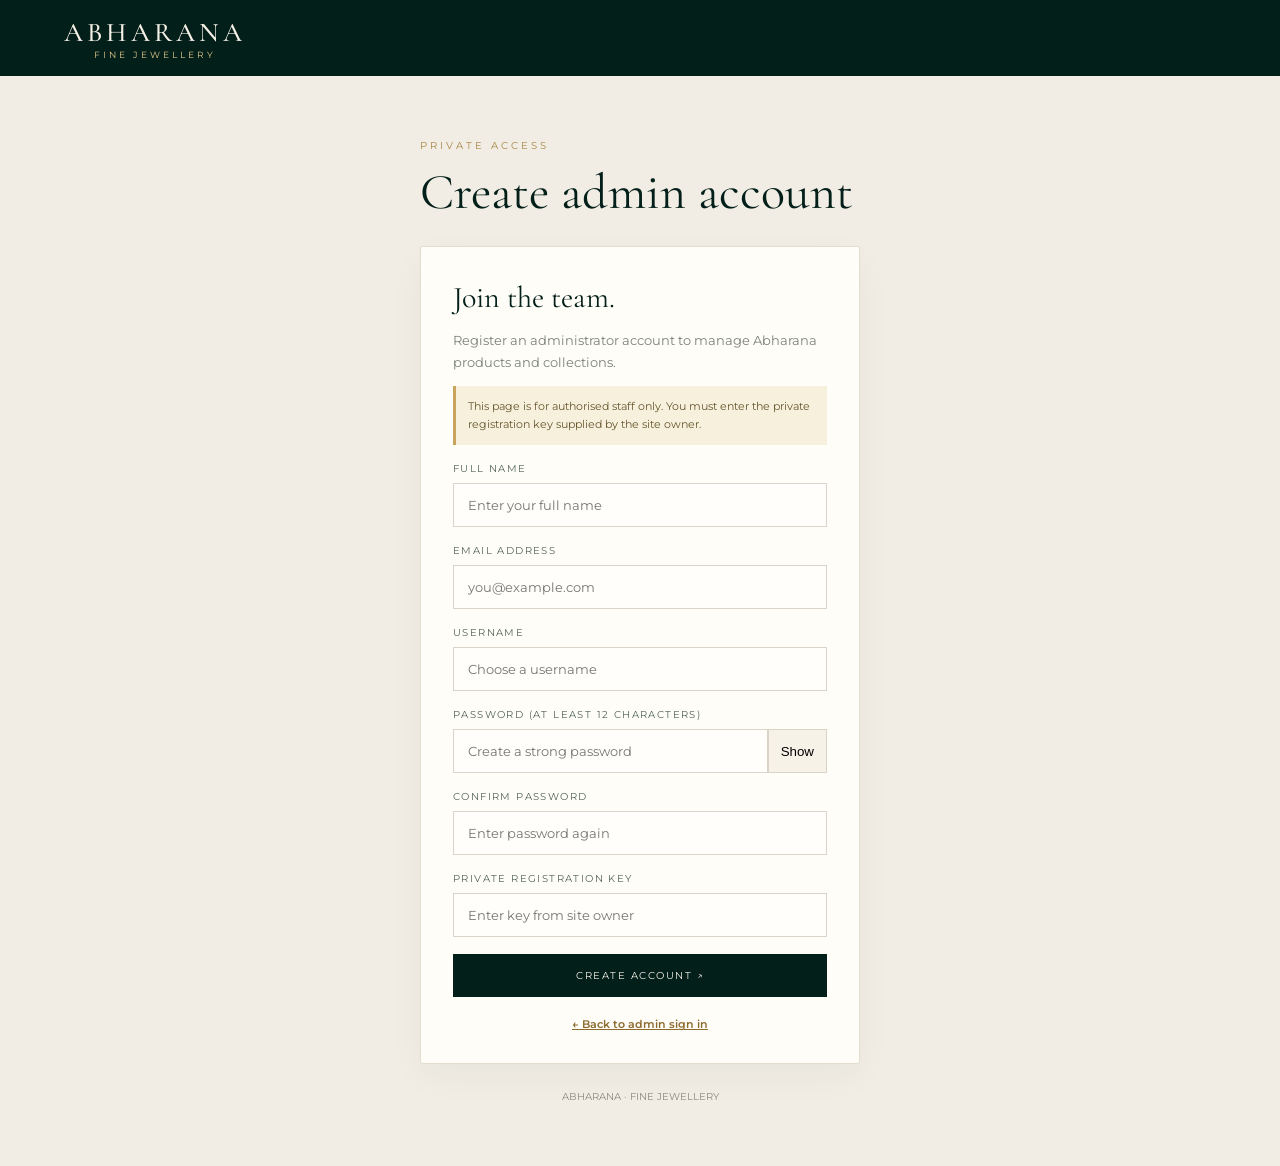
<file: Abharana_frontend/admin-register.html>
<!DOCTYPE html>
<html lang="en"><head><meta charset="UTF-8"><meta name="viewport" content="width=device-width, initial-scale=1.0"><title>Create Admin Account | Abharana</title>
<link href="https://fonts.googleapis.com/css2?family=Cormorant+Garamond:wght@400;500;600&family=Montserrat:wght@300;400;500;600&display=swap" rel="stylesheet">
<style>:root{--green:#031f19;--green2:#073d31;--gold:#c9a45c;--cream:#f6f1e7;--ink:#18342d;--muted:#7b817b;--line:#e4ddcf;--serif:'Cormorant Garamond',serif;--sans:'Montserrat',sans-serif}*{box-sizing:border-box}body{margin:0;background:#f1ede4;color:var(--ink);font:13px var(--sans)}.topbar{height:76px;background:var(--green);color:var(--cream);display:flex;align-items:center;padding:0 clamp(20px,5vw,70px)}.brand{font:500 27px var(--serif);letter-spacing:4px}.brand small{display:block;font:9px var(--sans);letter-spacing:3px;color:#e2c98c;text-align:center}.wrap{max-width:480px;margin:7vh auto;padding:0 20px}.eyebrow{color:#a88746;font-size:10px;letter-spacing:3px;text-transform:uppercase}.heading{font:400 clamp(36px,5vw,50px) var(--serif);margin:8px 0 24px;color:var(--green)}.panel{background:#fffdf8;border:1px solid var(--line);padding:32px;border-radius:3px;box-shadow:0 12px 35px #15392a0a}.panel h2{font:400 30px var(--serif);margin:0 0 12px;color:var(--green)}.muted{color:var(--muted);line-height:1.7}.field{display:flex;flex-direction:column;gap:8px;margin:17px 0}.field label{font-size:10px;text-transform:uppercase;letter-spacing:1.4px;color:#53645d}.field input{width:100%;border:1px solid #d9d3c8;background:#fffefa;padding:13px 14px;color:var(--ink);font:inherit}.btn{width:100%;border:1px solid var(--green);background:var(--green);color:var(--cream);padding:14px;font:10px var(--sans);letter-spacing:1.5px;text-transform:uppercase;cursor:pointer}.btn:disabled{opacity:.6}.error{color:#a13f31;font-size:12px;line-height:1.6}.success{color:#276b4f;font-size:12px;line-height:1.6}.note{background:#f7f0dc;border-left:3px solid var(--gold);padding:12px;color:#66572f;line-height:1.6;font-size:11px}.links{text-align:center;margin-top:20px;font-size:11px}.links a{color:#8c6b2d;font-weight:600}.toggle{border:1px solid #d9d3c8;background:#f7f2e8;padding:0 12px;cursor:pointer}.passrow{display:flex}.passrow input{flex:1;min-width:0}.footer{text-align:center;color:#8b8b7e;font-size:10px;margin:26px 0}@media(max-width:520px){.panel{padding:24px}}
</style></head><body><header class="topbar"><div class="brand">ABHARANA<small>FINE JEWELLERY</small></div></header>
<main class="wrap"><p class="eyebrow">Private access</p><h1 class="heading">Create admin account</h1><section class="panel"><h2>Join the team.</h2><p class="muted">Register an administrator account to manage Abharana products and collections.</p><div class="note">This page is for authorised staff only. You must enter the private registration key supplied by the site owner.</div>
<form id="registerForm"><div class="field"><label for="fullName">Full name</label><input id="fullName" name="fullName" autocomplete="name" required maxlength="100" placeholder="Enter your full name"></div><div class="field"><label for="email">Email address</label><input id="email" name="email" type="email" autocomplete="email" required maxlength="254" placeholder="you@example.com"></div><div class="field"><label for="username">Username</label><input id="username" name="username" autocomplete="username" required minlength="3" maxlength="80" placeholder="Choose a username"></div><div class="field"><label for="password">Password (at least 12 characters)</label><div class="passrow"><input id="password" type="password" autocomplete="new-password" required minlength="12" maxlength="200" placeholder="Create a strong password"><button class="toggle" type="button" data-toggle="password">Show</button></div></div><div class="field"><label for="confirmPassword">Confirm password</label><input id="confirmPassword" type="password" autocomplete="new-password" required minlength="12" maxlength="200" placeholder="Enter password again"></div><div class="field"><label for="registrationKey">Private registration key</label><input id="registrationKey" type="password" required autocomplete="off" placeholder="Enter key from site owner"></div><button id="submitBtn" class="btn" type="submit">Create account ↗</button><p id="message" class="error" role="alert"></p></form><div class="links"><a href="admin.html">← Back to admin sign in</a></div></section><p class="footer">ABHARANA · FINE JEWELLERY</p></main>
<script src="js/config.js"></script>
<script>const API_URL=window.ABHARANA_API_URL || 'http://127.0.0.1:8000';const form=document.getElementById('registerForm');document.querySelectorAll('[data-toggle]').forEach(b=>b.addEventListener('click',()=>{const i=document.getElementById(b.dataset.toggle);i.type=i.type==='password'?'text':'password';b.textContent=i.type==='password'?'Show':'Hide'}));form.addEventListener('submit',async e=>{e.preventDefault();const msg=document.getElementById('message'),btn=document.getElementById('submitBtn');msg.className='error';msg.textContent='';if(document.getElementById('password').value!==document.getElementById('confirmPassword').value){msg.textContent='Passwords do not match.';return}btn.disabled=true;btn.textContent='Creating account…';try{const r=await fetch(API_URL+'/api/admin/register',{method:'POST',headers:{'Content-Type':'application/json'},body:JSON.stringify({full_name:document.getElementById('fullName').value.trim(),email:document.getElementById('email').value.trim(),username:document.getElementById('username').value.trim(),password:document.getElementById('password').value,registration_key:document.getElementById('registrationKey').value})});const data=await r.json().catch(()=>({}));if(!r.ok)throw new Error(data.detail||'Could not create account.');msg.className='success';msg.textContent='Account created successfully. You can now sign in.';form.reset();setTimeout(()=>location.href='admin.html',1400)}catch(err){msg.textContent=err.message+' Check that the backend is running and registration key is correct.'}finally{btn.disabled=false;btn.textContent='Create account ↗'}});</script></body></html>
</file>
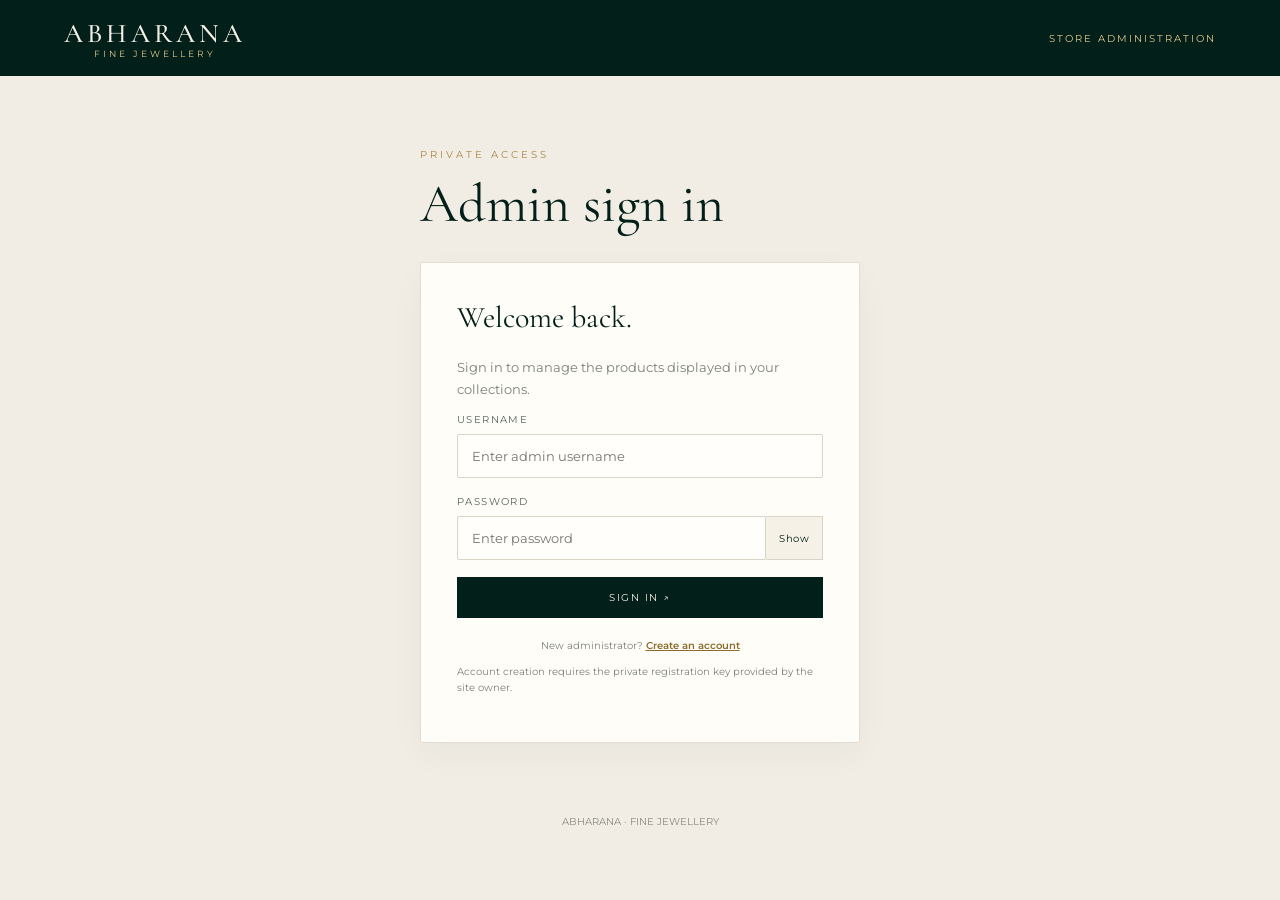
<file: Abharana_frontend/admin.html>
<!DOCTYPE html>
<html lang="en">
<head>
<meta charset="UTF-8">
<meta name="viewport" content="width=device-width, initial-scale=1.0">
<title>Admin | Abharana</title>
<link href="https://fonts.googleapis.com/css2?family=Cormorant+Garamond:wght@400;500;600&family=Montserrat:wght@300;400;500;600&display=swap" rel="stylesheet">
<style>
:root{--green:#031f19;--green2:#073d31;--gold:#c9a45c;--gold2:#e2c98c;--cream:#f6f1e7;--ink:#18342d;--muted:#7b817b;--line:#e4ddcf;--serif:'Cormorant Garamond',serif;--sans:'Montserrat',sans-serif}
*{box-sizing:border-box}body{margin:0;background:#f1ede4;color:var(--ink);font-family:var(--sans);font-size:13px}button,input,select,textarea{font:inherit}button{cursor:pointer}.topbar{height:76px;background:var(--green);color:var(--cream);display:flex;align-items:center;justify-content:space-between;padding:0 clamp(20px,5vw,70px)}.brand{font:500 27px var(--serif);letter-spacing:4px}.brand small{display:block;font:9px var(--sans);letter-spacing:3px;color:var(--gold2);text-align:center;margin-top:-2px}.topright{font-size:10px;letter-spacing:2px;color:var(--gold2);text-transform:uppercase}.layout{max-width:1120px;margin:42px auto;padding:0 22px}.eyebrow{color:#a88746;font-size:10px;letter-spacing:3px;text-transform:uppercase}.heading{font:400 clamp(36px,5vw,54px) var(--serif);margin:8px 0 26px;color:var(--green)}.panel{background:#fffdf8;border:1px solid var(--line);padding:28px;border-radius:3px;box-shadow:0 12px 35px #15392a0a}.login-wrap{max-width:440px;margin:8vh auto}.login-wrap .panel{padding:36px}.field{display:flex;flex-direction:column;gap:8px;margin-bottom:17px}.field label{font-size:10px;text-transform:uppercase;letter-spacing:1.4px;color:#53645d}.field input,.field select,.field textarea{width:100%;border:1px solid #d9d3c8;background:#fffefa;padding:13px 14px;color:var(--ink);outline:none;border-radius:2px}.field input:focus,.field select:focus,.field textarea:focus{border-color:var(--gold)}.field textarea{min-height:80px;resize:vertical}.btn{border:1px solid var(--green);background:var(--green);color:var(--cream);padding:13px 19px;font-size:10px;letter-spacing:1.5px;text-transform:uppercase;transition:.2s}.btn:hover{background:var(--green2)}.btn.gold{background:var(--gold);border-color:var(--gold);color:var(--green)}.btn.outline{background:transparent;color:var(--green)}.btn.danger{background:transparent;border-color:#b65a4a;color:#a13f31;padding:9px 12px}.muted{color:var(--muted);line-height:1.7}.notice{padding:13px 15px;background:#f7f0dc;border-left:3px solid var(--gold);color:#66572f;line-height:1.65;font-size:11px;margin:20px 0}.error{color:#a13f31;font-size:12px;margin-top:12px}.hidden{display:none!important}.admin-grid{display:grid;grid-template-columns:minmax(0, .9fr) minmax(0,1.1fr);gap:22px;align-items:start}.panel h2{font:400 30px var(--serif);color:var(--green);margin:0 0 20px}.actions{display:flex;gap:10px;flex-wrap:wrap}.product-list{display:grid;gap:12px}.product-row{display:grid;grid-template-columns:76px 1fr auto;gap:14px;align-items:center;border-bottom:1px solid var(--line);padding:12px 0}.product-row:last-child{border-bottom:0}.product-row img{width:76px;height:76px;object-fit:cover;background:#eee8dd}.product-row h3{font:500 21px var(--serif);margin:0 0 4px}.product-row p{margin:0;color:var(--muted);font-size:11px;line-height:1.6}.empty{padding:24px;text-align:center;border:1px dashed var(--line);color:var(--muted)}.top-actions{display:flex;align-items:center;gap:10px}.count{font-size:10px;color:var(--muted);letter-spacing:1px}.small-note{font-size:10px;color:var(--muted);line-height:1.6;margin-top:9px}.toast{margin-top:14px;color:#276b4f;font-size:12px}.footer-note{text-align:center;color:#8b8b7e;font-size:10px;margin:28px 0}
@media(max-width:820px){.admin-grid{grid-template-columns:1fr}.layout{margin:28px auto}.panel{padding:22px}.login-wrap .panel{padding:27px}.topbar{height:68px}.topright{font-size:8px}.product-row{grid-template-columns:62px 1fr auto;gap:10px}.product-row img{width:62px;height:62px}}

.admin-upload-section {
    margin-top: 24px;
}

#selectedFiles {
    margin: 16px 0;
}

.upload-file-row {
    display: flex;
    align-items: center;
    justify-content: space-between;
    gap: 12px;
    padding: 12px;
    border-bottom: 1px solid var(--line);
    overflow-wrap: anywhere;
}

.upload-file-row button {
    flex-shrink: 0;
}



.password-wrap{display:flex;align-items:stretch;gap:0}
.password-wrap input{flex:1;min-width:0}
.password-toggle{border:1px solid #d9d3c8;border-left:0;background:#f6f1e7;color:var(--green);padding:0 13px;font-size:10px;letter-spacing:.5px;white-space:nowrap}
.password-toggle:hover{background:#e9e0cf}
.auth-links{display:flex;justify-content:center;gap:8px;flex-wrap:wrap;margin-top:18px;font-size:11px}
.text-button{border:0;background:none;color:#82652f;text-decoration:underline;cursor:pointer;font:inherit;padding:4px}

.upload-box{border:1px dashed #c9a45c;background:#fbf8f0;padding:16px;border-radius:3px}
.upload-row{display:flex;gap:10px;align-items:center;flex-wrap:wrap}
.upload-row input[type=file]{max-width:100%;font-size:11px}
.image-preview{display:none;margin-top:12px;max-width:180px;max-height:180px;object-fit:contain;border:1px solid var(--line);background:#fff;padding:5px}
.upload-status{font-size:11px;line-height:1.6;margin-top:8px;color:var(--muted)}

</style>
</head>
<body>
<header class="topbar"><div class="brand">ABHARANA<small>FINE JEWELLERY</small></div><div class="topright">Store administration</div></header>
<main class="layout">
<section id="loginView" class="login-wrap">
  <p class="eyebrow">Private access</p><h1 class="heading">Admin sign in</h1>
  <div class="panel">
    <h2>Welcome back.</h2><p class="muted">Sign in to manage the products displayed in your collections.</p>
    <form id="loginForm">
      <div class="field"><label for="username">Username</label><input id="username" autocomplete="username" required placeholder="Enter admin username"></div>
      <div class="field"><label for="password">Password</label><div class="password-wrap"><input id="password" type="password" autocomplete="current-password" required placeholder="Enter password"><button class="password-toggle" type="button" data-toggle-password="password" aria-label="Show password" aria-pressed="false">Show</button></div></div>
      <button class="btn" type="submit" style="width:100%">Sign in <span aria-hidden="true">↗</span></button><p id="loginError" class="error" role="alert"></p>
    </form>
    <p class="small-note" style="text-align:center;margin-top:20px">New administrator? <a href="admin-register.html" style="color:#8c6b2d;font-weight:600;text-decoration:underline">Create an account</a></p>
    <p class="small-note">Account creation requires the private registration key provided by the site owner.</p>
  </div>
</section>
<section id="dashboardView" class="hidden">
  <p class="eyebrow">Store management</p>
  <div style="display:flex;align-items:center;justify-content:space-between;gap:16px;flex-wrap:wrap"><h1 class="heading" style="margin-bottom:22px">Products & collections</h1><div class="top-actions"><a class="btn outline" href="pages/shop.html" target="_blank" rel="noopener">View shop ↗</a><button id="logoutBtn" class="btn outline" type="button">Log out</button></div></div>
  <div class="admin-grid">
    <section class="panel"><h2 id="formTitle">Add a new piece</h2>
      <form id="productForm">
        <div class="field"><label for="productName">Product name *</label><input id="productName" required maxlength="90" placeholder="e.g. Emerald Royale Necklace"></div>
        <div class="field"><label for="category">Category *</label><select id="category" required><option value="NECKLACES">Necklaces</option><option value="RINGS">Rings</option><option value="EARRINGS">Earrings</option><option value="BRACELETS">Bracelets</option><option value="PENDANTS">Pendants</option><option value="OTHER">Other</option></select></div>
        <div class="field"><label for="price">Price (INR) *</label><input id="price" type="number" min="0" step="1" required placeholder="45900"></div>
        <div class="field">
          <label for="imageFile">Product image file</label>
          <div class="upload-box">
            <div class="upload-row">
              <input id="imageFile" type="file" accept="image/jpeg,image/png,image/webp,image/gif">
              <button class="btn outline" type="button" id="uploadImageBtn">Upload image</button>
            </div>
            <img id="imagePreview" class="image-preview" alt="Selected product image preview">
            <p id="uploadStatus" class="upload-status" role="status">Choose an image, then click Upload image. The image URL will be filled in below.</p>
          </div>
        </div>
        <div class="field"><label for="imagePath">Image path or URL </label><input id="imagePath"  placeholder="Upload an image or enter an image URL"><p class="small-note">You can upload an image above, or enter a URL/path manually.</p></div>
        <div class="field"><label for="description">Short description (optional)</label><textarea id="description" maxlength="240" placeholder="A refined gold piece with... "></textarea></div>
        <div class="actions"><button class="btn gold" type="submit" id="saveBtn">Add product</button><button class="btn outline hidden" type="button" id="cancelEditBtn">Cancel edit</button></div>
        <p id="formMessage" class="toast" role="status"></p>
      </form>
    </section>
    <section class="panel"><div style="display:flex;align-items:center;justify-content:space-between;gap:12px;margin-bottom:12px"><h2 style="margin:0">Added products</h2><span id="productCount" class="count">0 PRODUCTS</span></div>
      <p class="muted" style="margin:8px 0 18px">Products are saved to the backend database and can be shown to visitors on the website.</p><div id="productList" class="product-list"></div>


    </section>
  </div>
</section>
<p class="footer-note">ABHARANA · FINE JEWELLERY</p>
</main>

<script>
(() => {
  // Local development: run FastAPI at http://127.0.0.1:8000
  const API_URL = window.ABHARANA_API_URL || "http://127.0.0.1:8000";
  const TOKEN_KEY = "abharana_admin_token";
  const $ = id => document.getElementById(id);
  let editingId = null;
  let products = [];

  function showLogin() {
    $("loginView").classList.remove("hidden");
    $("dashboardView").classList.add("hidden");
  }
  function showDashboard() {
    $("loginView").classList.add("hidden");
    $("dashboardView").classList.remove("hidden");
    loadProducts();
  }
  function getToken() { return sessionStorage.getItem(TOKEN_KEY); }

  async function api(path, options = {}) {
    const headers = { ...(options.headers || {}) };
    if (options.body && !(options.body instanceof FormData)) {
      headers["Content-Type"] = "application/json";
    }
    if (getToken()) headers["Authorization"] = `Bearer ${getToken()}`;
    const response = await fetch(`${API_URL}${path}`, { ...options, headers });
    const text = await response.text();
    let data = null;
    try { data = text ? JSON.parse(text) : null; } catch { data = text; }
    if (!response.ok) {
      if (response.status === 401 || response.status === 403) {
        sessionStorage.removeItem(TOKEN_KEY);
      }
      const detail = data && typeof data === "object" ? (data.detail || data.message) : null;
      throw new Error(detail || `Request failed (${response.status})`);
    }
    return data;
  }

  $("loginForm").addEventListener("submit", async event => {
    event.preventDefault();
    $("loginError").textContent = "";
    const button = $("loginForm").querySelector('button[type="submit"]');
    button.disabled = true;
    button.textContent = "Signing in…";
    try {
      const result = await api("/api/admin/login", {
        method: "POST",
        body: JSON.stringify({
          username: $("username").value.trim(),
          password: $("password").value
        })
      });
      if (!result || !result.access_token) throw new Error("The backend did not return an access token.");
      sessionStorage.setItem(TOKEN_KEY, result.access_token);
      $("loginForm").reset();
      showDashboard();
    } catch (error) {
      $("loginError").textContent =
        `${error.message}..`;
    } finally {
      button.disabled = false;
      button.innerHTML = 'Sign in <span aria-hidden="true">↗</span>';
    }
  });

// Accessible Show/Hide password control.
  document.querySelectorAll("[data-toggle-password]").forEach(button => {
    button.addEventListener("click", () => {
      const input = document.getElementById(button.getAttribute("data-toggle-password"));
      if (!input) {
        console.error("Password input not found for toggle button.");
        return;
      }
      const showPassword = input.type === "password";
      input.type = showPassword ? "text" : "password";
      button.textContent = showPassword ? "Hide" : "Show";
      button.setAttribute("aria-label", showPassword ? "Hide password" : "Show password");
      button.setAttribute("aria-pressed", String(showPassword));
    });
  });

  function resetForm() {
    editingId = null;
    $("productForm").reset();
    $("formTitle").textContent = "Add a new piece";
    $("saveBtn").textContent = "Add product";
    $("cancelEditBtn").classList.add("hidden");
    $("formMessage").textContent = "";
  }
  $("cancelEditBtn").addEventListener("click", resetForm);

  const imageFileInput = $("imageFile");
  const imagePreview = $("imagePreview");

  imageFileInput.addEventListener("change", () => {
    const file = imageFileInput.files && imageFileInput.files[0];
    $("uploadStatus").textContent = "";
    if (!file) {
      imagePreview.removeAttribute("src");
      imagePreview.style.display = "none";
      return;
    }
    if (!file.type.startsWith("image/")) {
      $("uploadStatus").textContent = "Please choose an image file.";
      imageFileInput.value = "";
      imagePreview.style.display = "none";
      return;
    }
    imagePreview.src = URL.createObjectURL(file);
    imagePreview.style.display = "block";
    $("uploadStatus").textContent = `${file.name} selected. Click Upload image to save it to the backend.`;
  });

  $("uploadImageBtn").addEventListener("click", async () => {
    const file = imageFileInput.files && imageFileInput.files[0];
    if (!file) {
      $("uploadStatus").textContent = "Choose an image file first.";
      imageFileInput.focus();
      return;
    }
    const button = $("uploadImageBtn");
    button.disabled = true;
    button.textContent = "Uploading…";
    $("uploadStatus").textContent = "Uploading image…";
    try {
      const formData = new FormData();
      formData.append("file", file);
      const result = await api("/api/admin/upload", {
        method: "POST",
        body: formData
      });
      if (!result || !result.url) throw new Error("The backend did not return an image URL.");
      const imageUrl = result.url.startsWith("http") ? result.url : `${API_URL}${result.url}`;
      $("imagePath").value = imageUrl;
      $("uploadStatus").textContent = "Image uploaded successfully and image URL added to the product form.";
    } catch (error) {
      $("uploadStatus").textContent = `Image upload failed: ${error.message}. Make sure you are signed in and the backend upload endpoint is available.`;
    } finally {
      button.disabled = false;
      button.textContent = "Upload image";
    }
  });

  async function uploadSelectedImageIfNeeded() {
    const file = imageFileInput.files && imageFileInput.files[0];
    if (!file) return $("imagePath").value.trim();

    const button = $("uploadImageBtn");
    button.disabled = true;
    button.textContent = "Uploading…";
    $("uploadStatus").textContent = "Uploading selected image…";
    try {
      const formData = new FormData();
      formData.append("file", file);
      const result = await api("/api/admin/upload", { method: "POST", body: formData });
      if (!result || !result.url) throw new Error("The backend did not return an image URL.");
      const imageUrl = result.url.startsWith("http") ? result.url : `${API_URL}${result.url}`;
      $("imagePath").value = imageUrl;
      imageFileInput.value = "";
      $("uploadStatus").textContent = "Image uploaded and linked to this product.";
      return imageUrl;
    } finally {
      button.disabled = false;
      button.textContent = "Upload image";
    }
  }

  $("productForm").addEventListener("submit", async event => {
    event.preventDefault();
    $("formMessage").textContent = "";
    $("saveBtn").disabled = true;
    try {
      const imageUrl = await uploadSelectedImageIfNeeded();
      if (!imageUrl) throw new Error("Choose an image and upload it, or enter an image path/URL.");
      const payload = {
        name: $("productName").value.trim(),
        category: $("category").value,
        price: Number($("price").value),
        image_url: imageUrl,
        description: $("description").value.trim(),
        featured: true,
        active: true
      };
      const wasEditing = editingId !== null;
      const path = wasEditing
        ? `/api/admin/products/${encodeURIComponent(editingId)}`
        : "/api/admin/products";
      await api(path, {
        method: wasEditing ? "PUT" : "POST",
        body: JSON.stringify(payload)
      });
      resetForm();
      $("formMessage").textContent = wasEditing ? "Product updated." : "Product saved to the database.";
      await loadProducts();
    } catch (error) {
      $("formMessage").textContent = `Could not save product: ${error.message}`;
    } finally {
      $("saveBtn").disabled = false;
    }
  });

  async function loadProducts() {
    const list = $("productList");
    list.innerHTML = '<div class="empty">Loading products…</div>';
    try {
      // Admin list uses the protected endpoint; if your backend exposes only the public list,
      // change this path to /api/products (but editing/deleting still requires admin endpoints).
      const data = await api("/api/admin/products");
      products = Array.isArray(data) ? data : (data && Array.isArray(data.items) ? data.items : []);
      renderProducts();
    } catch (error) {
      list.innerHTML = "";
      const message = document.createElement("div");
      message.className = "empty";
      message.textContent = `Could not load products: ${error.message}. Check that your backend has GET /api/admin/products.`;
      list.appendChild(message);
      $("productCount").textContent = "— PRODUCTS";
    }
  }

  function renderProducts() {
    $("productCount").textContent = `${products.length} PRODUCT${products.length === 1 ? "" : "S"}`;
    const list = $("productList");
    list.replaceChildren();
    if (!products.length) {
      const empty = document.createElement("div");
      empty.className = "empty";
      empty.textContent = "No products found in the backend database yet.";
      list.appendChild(empty);
      return;
    }
    products.forEach(product => {
      const id = product.id;
      const name = product.name || "Unnamed product";
      const imageUrl = product.image_url || product.image || "";
      const row = document.createElement("article");
      row.className = "product-row";
      const img = document.createElement("img");
      img.src = imageUrl.startsWith("/uploads/") ? `${API_URL}${imageUrl}` : imageUrl;
      img.alt = name;
      img.onerror = () => { img.style.visibility = "hidden"; };
      const info = document.createElement("div");
      const title = document.createElement("h3");
      title.textContent = name;
      const meta = document.createElement("p");
      meta.textContent = `${product.category || "OTHER"} · ₹${Number(product.price || 0).toLocaleString("en-IN")}`;
      const desc = document.createElement("p");
      desc.textContent = product.description || "";
      info.append(title, meta, desc);
      const actions = document.createElement("div");
      actions.style.cssText = "display:flex;flex-direction:column;gap:7px";
      const edit = document.createElement("button");
      edit.className = "btn outline";
      edit.type = "button";
      edit.textContent = "Edit";
      edit.addEventListener("click", () => {
        editingId = id;
        $("productName").value = product.name || "";
        $("category").value = product.category || "OTHER";
        $("price").value = product.price ?? "";
        $("imagePath").value = imageUrl;
        $("description").value = product.description || "";
        $("formTitle").textContent = "Edit product";
        $("saveBtn").textContent = "Save changes";
        $("cancelEditBtn").classList.remove("hidden");
        $("formMessage").textContent = "";
        window.scrollTo({ top: 0, behavior: "smooth" });
      });
      const del = document.createElement("button");
      del.className = "btn danger";
      del.type = "button";
      del.textContent = "Delete";
      del.addEventListener("click", async () => {
        if (!confirm(`Delete ${name}?`)) return;
        try {
          await api(`/api/admin/products/${encodeURIComponent(id)}`, { method: "DELETE" });
          await loadProducts();
        } catch (error) {
          alert(`Could not delete product: ${error.message}`);
        }
      });
      actions.append(edit, del);
      row.append(img, info, actions);
      list.appendChild(row);
    });
  }

  $("logoutBtn").addEventListener("click", () => {
    sessionStorage.removeItem(TOKEN_KEY);
    resetForm();
    showLogin();
  });

  // Validate an existing token by loading the protected product list.
  if (getToken()) showDashboard();
  else showLogin();
})();
</script>

</body>
</html>
</file>
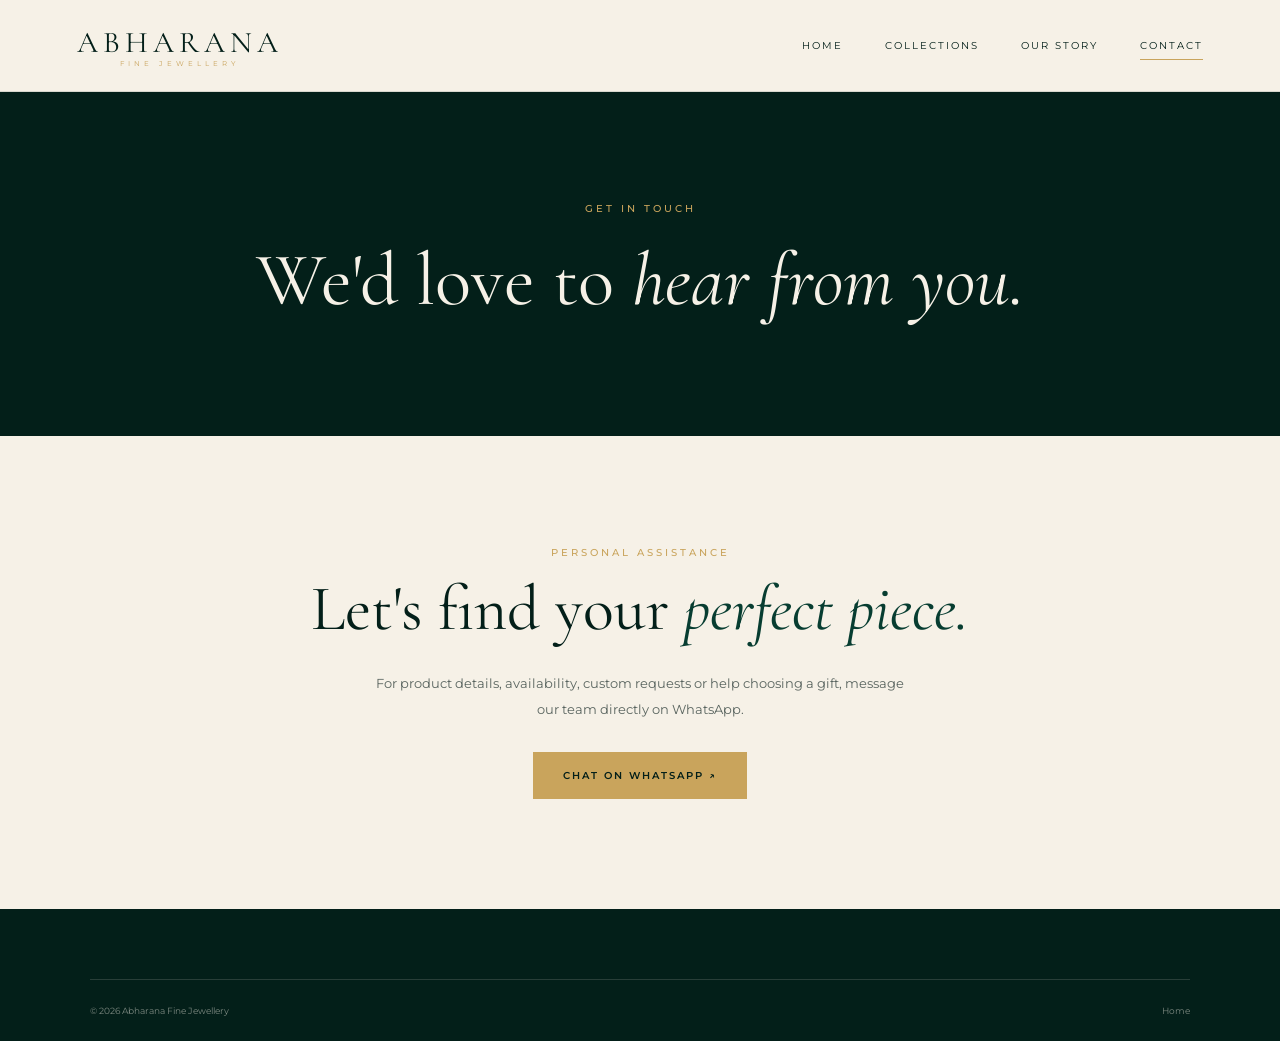
<file: Abharana_frontend/pages/contact.html>
<!DOCTYPE html><html lang="en"><head><meta charset="UTF-8"><meta name="viewport" content="width=device-width,initial-scale=1"><title>Contact | ABHARANA</title><link href="https://fonts.googleapis.com/css2?family=Cormorant+Garamond:wght@400;500;600&family=Montserrat:wght@300;400;500&display=swap" rel="stylesheet"><link rel="stylesheet" href="../images/css/style.css"></head><body><header class="navbar"><a class="logo" href="../index.html"><span>ABHARANA</span><small>FINE JEWELLERY</small></a><nav class="nav-links"><a href="../index.html">Home</a><a href="shop.html">Collections</a><a href="about.html">Our Story</a><a class="active" href="contact.html">Contact</a></nav></header><section class="section-padding" style="background:#031f19;color:#f6f1e7;text-align:center"><p class="eyebrow">GET IN TOUCH</p><h1 style="font-family:var(--serif);font-size:clamp(48px,8vw,75px);font-weight:400">We'd love to <em>hear from you.</em></h1></section><section class="section-padding intro"><p class="eyebrow">PERSONAL ASSISTANCE</p><h2>Let's find your <em>perfect piece.</em></h2><p class="intro-text">For product details, availability, custom requests or help choosing a gift, message our team directly on WhatsApp.</p><a class="gold-button" style="margin-top:30px" href="https://wa.me/916238534308?text=Hello%20Abharana%2C%20I%27d%20like%20some%20help%20with%20your%20jewellery." target="_blank" rel="noopener noreferrer">CHAT ON WHATSAPP ↗</a></section><footer><div class="footer-bottom"><span>© 2026 Abharana Fine Jewellery</span><a href="../index.html">Home</a></div></footer></body></html>
</file>
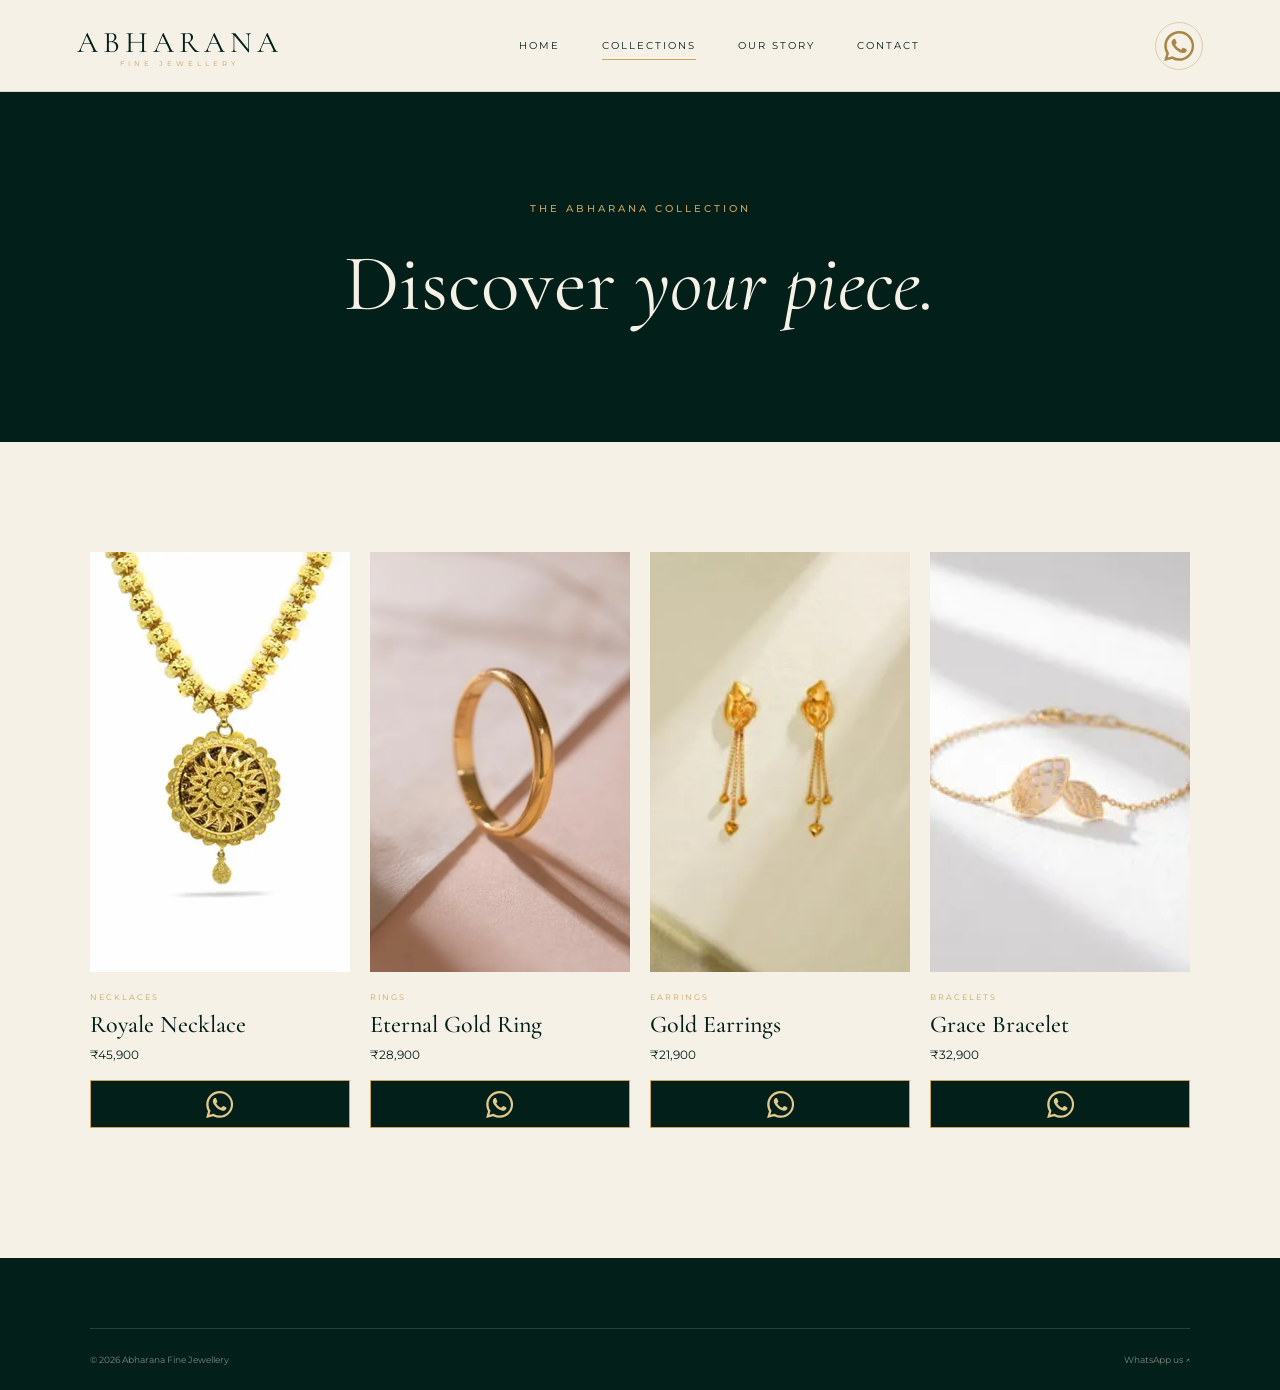
<file: Abharana_frontend/pages/shop.html>
<!DOCTYPE html>
<html lang="en">
<head>
    <meta charset="UTF-8">
    <meta name="viewport" content="width=device-width, initial-scale=1.0">

    <title>Collections | ABHARANA</title>

    <link href="https://fonts.googleapis.com/css2?family=Cormorant+Garamond:wght@400;500;600&family=Montserrat:wght@300;400;500&display=swap"
          rel="stylesheet">

    <link rel="stylesheet" href="../images/css/style.css">

    <style>
        /* WhatsApp icon on product cards */
        /* .whatsapp-product {
            width: 100%;
            min-height: 48px;
            margin-top: 18px;
            display: flex;
            align-items: center;
            justify-content: center;
            background: var(--green-dark, #031f19);
            color: var(--gold-light, #e2c98c);
            border: 1px solid var(--gold, #c9a45c);
            transition: background 0.3s ease, color 0.3s ease;
        } */

        /* .whatsapp-product svg {
            width: 25px;
            height: 25px;
            fill: currentColor;
        } */

        .whatsapp-product:hover {
            background: #075e54;
            color: #ffffff;
        }

        /* Floating WhatsApp button */
        .whatsapp-float {
            position: fixed;
            right: 28px;
            bottom: 28px;
            width: 58px;
            height: 58px;
            border-radius: 50%;
            background: #075e54;
            color: #ffffff;
            display: flex;
            align-items: center;
            justify-content: center;
            z-index: 999;
            box-shadow: 0 8px 30px rgba(0, 0, 0, 0.2);
            transition: transform 0.3s ease, background 0.3s ease;
        }

        .whatsapp-float svg {
            width: 30px;
            height: 30px;
            fill: currentColor;
        }

        .whatsapp-float:hover {
            background: #128c7e;
            transform: translateY(-4px);
        }

        /* .whatsapp-nav svg {
            width: 23px;
            height: 23px;
            fill: currentColor;
        } */


.whatsapp-nav {
    width: 48px;
    height: 48px;
    display: inline-flex;
    align-items: center;
    justify-content: center;
    color: #a88746;
    border: 1px solid rgba(168, 135, 70, 0.35);
    border-radius: 50%;
    transition: all 0.3s ease;
}

.whatsapp-nav svg {
    width: 30px;
    height: 30px;
    display: block;
    fill: currentColor;
}

.whatsapp-nav:hover {
    color: #073d31;
    background: #e2c98c;
    border-color: #a88746;
}


/* 
        .whatsapp-product svg {
    width: 27px;
    height: 27px;
    display: block;
    fill: none;
    stroke: currentColor;
}

.whatsapp-float svg {
    width: 32px;
    height: 32px;
    display: block;
    fill: none;
    stroke: currentColor;
} */

.whatsapp-product {
    display: flex;
    align-items: center;
    justify-content: center;
}

.whatsapp-product svg {
    width: 27px;
    height: 27px;
    display: block;
    fill: currentColor;
}

        @media (max-width: 600px) {
            .whatsapp-float {
                width: 52px;
                height: 52px;
                right: 18px;
                bottom: 18px;
            }
        }
    </style>
</head>

<body>

    <!-- Navigation -->
    <header class="navbar">

        <a class="logo" href="../index.html">
            <span>ABHARANA</span>
            <small>FINE JEWELLERY</small>
        </a>

        <nav class="nav-links">
            <a href="../index.html">Home</a>
            <a class="active" href="shop.html">Collections</a>
            <a href="about.html">Our Story</a>
            <a href="contact.html">Contact</a>
        </nav>

        <!-- <div class="nav-icons">
            <a class="whatsapp-nav"
               href="https://wa.me/919400994945?text=Hello%20Abharana%2C%20I%27d%20like%20to%20enquire%20about%20your%20collection."
               target="_blank"
               rel="noopener noreferrer"
               aria-label="Contact Abharana on WhatsApp">

                <svg viewBox="0 0 24 24" aria-hidden="true">
                    <path d="M20.52 3.48A11.8 11.8 0 0 0 12.13 0C5.55 0 .2 5.35.2 11.93c0 2.1.55 4.16 1.6 5.97L.1 24l6.25-1.64a11.94 11.94 0 0 0 5.77 1.48h.01c6.58 0 11.93-5.35 11.93-11.93 0-3.19-1.24-6.18-3.54-8.43ZM12.13 21.8a9.9 9.9 0 0 1-5.04-1.38l-.36-.21-3.71.97.99-3.62-.23-.37a9.87 9.87 0 0 1-1.52-5.26c0-5.48 4.46-9.94 9.94-9.94a9.87 9.87 0 0 1 7.04 2.92 9.87 9.87 0 0 1 2.91 7.03c0 5.48-4.46 9.94-9.94 9.94Z"/>
                </svg>


                <svg
    viewBox="0 0 24 24"
    xmlns="http://www.w3.org/2000/svg"
    aria-hidden="true"
>
    <path
        d="M20.1 11.7a8.1 8.1 0 0 1-12 7.1L4 20l1.2-4A8.1 8.1 0 1 1 20.1 11.7Z"
        fill="none"
        stroke="currentColor"
        stroke-width="1.7"
        stroke-linecap="round"
        stroke-linejoin="round"
    />
    <path
        d="M8.4 7.8c.3-.5.6-.5.9-.5h.5c.2 0 .4.1.5.4l.8 1.9c.1.2.1.4-.1.6l-.6.7c-.2.2-.2.4 0 .7.5.9 1.3 1.7 2.2 2.2.3.2.5.2.7 0l.8-.9c.2-.2.4-.2.7-.1l1.8.9c.3.1.4.3.4.5 0 .4-.2 1.2-.7 1.6-.5.5-1.2.7-2 .6-1.1-.2-2.4-.8-3.7-2-1.5-1.4-2.4-3-2.6-4.1-.2-.9.1-1.7.4-2.5Z"
        fill="none"
        stroke="currentColor"
        stroke-width="1.4"
        stroke-linecap="round"
        stroke-linejoin="round"
    />
</svg> -->


<div class="nav-icons">
    <a class="whatsapp-nav"
       href="https://wa.me/8078177913?text=Hello%20Abharana%2C%20I%27d%20like%20to%20enquire%20about%20your%20collection."
       target="_blank"
       rel="noopener noreferrer"
       aria-label="Contact Abharana on WhatsApp">

        <!-- <svg viewBox="0 0 24 24"
             xmlns="http://www.w3.org/2000/svg"
             aria-hidden="true">
            <path d="M20.1 11.7a8.1 8.1 0 0 1-12 7.1L4 20l1.2-4A8.1 8.1 0 1 1 20.1 11.7Z"
                  fill="none"
                  stroke="currentColor"
                  stroke-width="1.5"
                  stroke-linecap="round"
                  stroke-linejoin="round"/>
            <path d="M8.4 7.8c.3-.5.6-.5.9-.5h.5c.2 0 .4.1.5.4l.8 1.9c.1.2.1.4-.1.6l-.6.7c-.2.2-.2.4 0 .7.5.9 1.3 1.7 2.2 2.2.3.2.5.2.7 0l.8-.9c.2-.2.4-.2.7-.1l1.8.9c.3.1.4.3.4.5 0 .4-.2 1.2-.7 1.6"
                  fill="none"
                  stroke="currentColor"
                  stroke-width="1.5"
                  stroke-linecap="round"
                  stroke-linejoin="round"/>
        </svg> -->


        <svg viewBox="0 0 24 24"
     xmlns="http://www.w3.org/2000/svg"
     aria-hidden="true">
    <path fill="currentColor" d="M20.52 3.48A11.8 11.8 0 0 0 12.13 0C5.55 0 .2 5.35.2 11.93c0 2.1.55 4.16 1.6 5.97L.1 24l6.25-1.64a11.94 11.94 0 0 0 5.77 1.48h.01c6.58 0 11.93-5.35 11.93-11.93 0-3.19-1.24-6.18-3.54-8.43ZM12.13 21.8a9.9 9.9 0 0 1-5.04-1.38l-.36-.21-3.71.97.99-3.62-.23-.37a9.87 9.87 0 0 1-1.52-5.26c0-5.48 4.46-9.94 9.94-9.94a9.87 9.87 0 0 1 7.04 2.92 9.87 9.87 0 0 1 2.91 7.03c0 5.48-4.46 9.94-9.94 9.94Z"/>
    <path fill="currentColor" d="M17.58 14.35c-.3-.15-1.77-.87-2.04-.97-.27-.1-.47-.15-.67.15-.2.3-.77.97-.95 1.17-.17.2-.35.22-.65.07-.3-.15-1.26-.47-2.4-1.49-.89-.79-1.49-1.77-1.67-2.07-.17-.3-.02-.46.13-.61.13-.13.3-.35.45-.52.15-.17.2-.3.3-.5.1-.2.05-.37-.02-.52-.07-.15-.67-1.62-.92-2.22-.24-.58-.49-.5-.67-.51h-.57c-.2 0-.52.07-.79.37-.27.3-1.04 1.02-1.04 2.49s1.07 2.89 1.22 3.09c.15.2 2.1 3.2 5.09 4.49.71.31 1.27.5 1.7.64.72.23 1.37.2 1.88.12.57-.09 1.77-.72 2.02-1.42.25-.7.25-1.3.17-1.42-.07-.13-.27-.2-.57-.35Z"/>
</svg>
    </a>
</div>




            </a>
        </div>

    </header>


    <!-- Collection Heading -->
    <section class="section-padding"
             style="background:#031f19;color:#f6f1e7;text-align:center;">

        <p class="eyebrow">THE ABHARANA COLLECTION</p>

        <h1 style="font-family:var(--serif);
                   font-size:clamp(48px,8vw,80px);
                   font-weight:400;">

            Discover <em>your piece.</em>

        </h1>

    </section>


    <!-- Jewellery Products -->
    <section class="section-padding">

        <div class="product-grid" id="databaseProductGrid">

            <!-- Necklace -->
            <article class="product-card">

                <div class="product-image">
                    <img src="../images/necklace.webp"
                         alt="Emerald Royale Necklace">
                </div>

                <div class="product-info">

                    <p class="product-category">NECKLACES</p>

                    <h3>Royale Necklace</h3>

                    <p class="price">₹45,900</p>

                   <a class="whatsapp-product"
   href="https://wa.me/8078177913?text=Hello%20Abharana%2C%20I%27m%20interested%20in%20the%20Eternal%20Gold%20Ring."
   target="_blank"
   rel="noopener noreferrer"
   aria-label="Enquire about Eternal Gold Ring on WhatsApp">

    <!-- <svg viewBox="0 0 24 24" aria-hidden="true">
        <path d="M20.52 3.48A11.8 11.8 0 0 0 12.13 0C5.55 0 .2 5.35.2 11.93c0 2.1.55 4.16 1.6 5.97L.1 24l6.25-1.64a11.94 11.94 0 0 0 5.77 1.48h.01c6.58 0 11.93-5.35 11.93-11.93-3.19-3.19-1.24-6.18-3.54-8.43ZM12.13 21.8a9.9 9.9 0 0 1-5.04-1.38l-.36-.21-3.71.97.99-3.62-.23-.37a9.87 9.87 0 0 1-1.52-5.26c0-5.48 4.46-9.94 9.94-9.94a9.87 9.87 0 0 1 7.04 2.92 9.87 9.87 0 0 1 2.91 7.03c0 5.48-4.46 9.94-9.94 9.94Zm5.45-7.45c-.3-.15-1.77-.87-2.04-.97-.27-.1-.47-.15-.67.15-.2.3-.77.97-.95 1.17-.17.2-.35.22-.65.07-.3-.15-1.26-.47-2.4-1.49-.89-.79-1.49-1.77-1.67-2.07-.17-.3-.02-.46.13-.61.13-.13.3-.35.45-.52.15-.17.2-.3.3-.5.1-.2.05-.37-.02-.52-.07-.15-.67-1.62-.92-2.22-.24-.58-.49-.5-.67-.51h-.57c-.2 0-.52.07-.79.37-.27.3-1.04 1.02-1.04 2.49s1.07 2.89 1.22 3.09c.15.2 2.1 3.2 5.09 4.49.71.31 1.27.5 1.7.64.72.23 1.37.2 1.88.12.57-.09 1.77-.72 2.02-1.42.25-.7.25-1.3.17-1.42-.07-.13-.27-.2-.57-.35Z"/>
    </svg> -->

    <svg viewBox="0 0 24 24" aria-hidden="true">
    <path
        d="M20.52 3.48A11.8 11.8 0 0 0 12.13 0
        C5.55 0 .2 5.35 .2 11.93
        c0 2.1 .55 4.16 1.6 5.97
        L.1 24l6.25-1.64
        a11.94 11.94 0 0 0 5.77 1.48
        h.01c6.58 0 11.93-5.35 11.93-11.93
        0-3.19-1.24-6.18-3.54-8.43
        Z
        M12.13 21.8a9.9 9.9 0 0 1-5.04-1.38
        l-.36-.21-3.71.97.99-3.62-.23-.37
        a9.87 9.87 0 0 1-1.52-5.26
        c0-5.48 4.46-9.94 9.94-9.94
        a9.87 9.87 0 0 1 7.04 2.92
        9.87 9.87 0 0 1 2.91 7.03
        c0 5.48-4.46 9.94-9.94 9.94Z"
        fill="currentColor"
    />
    <path
        d="M17.58 14.35c-.3-.15-1.77-.87-2.04-.97
        -.27-.1-.47-.15-.67.15
        -.2.3-.77.97-.95 1.17
        -.17.2-.35.22-.65.07
        -.3-.15-1.26-.47-2.4-1.49
        -.89-.79-1.49-1.77-1.67-2.07
        -.17-.3-.02-.46.13-.61
        .13-.13.3-.35.45-.52
        .15-.17.2-.3.3-.5
        .1-.2.05-.37-.02-.52
        -.07-.15-.67-1.62-.92-2.22
        -.24-.58-.49-.5-.67-.51
        h-.57c-.2 0-.52.07-.79.37
        -.27.3-1.04 1.02-1.04 2.49
        s1.07 2.89 1.22 3.09
        c.15.2 2.1 3.2 5.09 4.49
        .71.31 1.27.5 1.7.64
        .72.23 1.37.2 1.88.12
        .57-.09 1.77-.72 2.02-1.42
        .25-.7.25-1.3.17-1.42
        -.07-.13-.27-.2-.57-.35Z"
        fill="currentColor"
    />
</svg>

</a>
                </div>
            </article>


            <!-- Ring -->
            <article class="product-card">

                <div class="product-image">
                    <img src="../images/ring.webp"
                         alt="Eternal Gold Ring">
                </div>

                <div class="product-info">

                    <p class="product-category">RINGS</p>

                    <h3>Eternal Gold Ring</h3>

                    <p class="price">₹28,900</p>

                    <a class="whatsapp-product"
   href="https://wa.me/8078177913?text=Hello%20Abharana%2C%20I%27m%20interested%20in%20the%20Eternal%20Gold%20Ring."
   target="_blank"
   rel="noopener noreferrer"
   aria-label="Enquire about Eternal Gold Ring on WhatsApp">

    <!-- <svg viewBox="0 0 24 24" aria-hidden="true">
        <path d="M20.52 3.48A11.8 11.8 0 0 0 12.13 0C5.55 0 .2 5.35.2 11.93c0 2.1.55 4.16 1.6 5.97L.1 24l6.25-1.64a11.94 11.94 0 0 0 5.77 1.48h.01c6.58 0 11.93-5.35 11.93-11.93-3.19-3.19-1.24-6.18-3.54-8.43ZM12.13 21.8a9.9 9.9 0 0 1-5.04-1.38l-.36-.21-3.71.97.99-3.62-.23-.37a9.87 9.87 0 0 1-1.52-5.26c0-5.48 4.46-9.94 9.94-9.94a9.87 9.87 0 0 1 7.04 2.92 9.87 9.87 0 0 1 2.91 7.03c0 5.48-4.46 9.94-9.94 9.94Zm5.45-7.45c-.3-.15-1.77-.87-2.04-.97-.27-.1-.47-.15-.67.15-.2.3-.77.97-.95 1.17-.17.2-.35.22-.65.07-.3-.15-1.26-.47-2.4-1.49-.89-.79-1.49-1.77-1.67-2.07-.17-.3-.02-.46.13-.61.13-.13.3-.35.45-.52.15-.17.2-.3.3-.5.1-.2.05-.37-.02-.52-.07-.15-.67-1.62-.92-2.22-.24-.58-.49-.5-.67-.51h-.57c-.2 0-.52.07-.79.37-.27.3-1.04 1.02-1.04 2.49s1.07 2.89 1.22 3.09c.15.2 2.1 3.2 5.09 4.49.71.31 1.27.5 1.7.64.72.23 1.37.2 1.88.12.57-.09 1.77-.72 2.02-1.42.25-.7.25-1.3.17-1.42-.07-.13-.27-.2-.57-.35Z"/>
    </svg> -->

    <svg viewBox="0 0 24 24" aria-hidden="true">
    <path
        d="M20.52 3.48A11.8 11.8 0 0 0 12.13 0
        C5.55 0 .2 5.35 .2 11.93
        c0 2.1 .55 4.16 1.6 5.97
        L.1 24l6.25-1.64
        a11.94 11.94 0 0 0 5.77 1.48
        h.01c6.58 0 11.93-5.35 11.93-11.93
        0-3.19-1.24-6.18-3.54-8.43
        Z
        M12.13 21.8a9.9 9.9 0 0 1-5.04-1.38
        l-.36-.21-3.71.97.99-3.62-.23-.37
        a9.87 9.87 0 0 1-1.52-5.26
        c0-5.48 4.46-9.94 9.94-9.94
        a9.87 9.87 0 0 1 7.04 2.92
        9.87 9.87 0 0 1 2.91 7.03
        c0 5.48-4.46 9.94-9.94 9.94Z"
        fill="currentColor"
    />
    <path
        d="M17.58 14.35c-.3-.15-1.77-.87-2.04-.97
        -.27-.1-.47-.15-.67.15
        -.2.3-.77.97-.95 1.17
        -.17.2-.35.22-.65.07
        -.3-.15-1.26-.47-2.4-1.49
        -.89-.79-1.49-1.77-1.67-2.07
        -.17-.3-.02-.46.13-.61
        .13-.13.3-.35.45-.52
        .15-.17.2-.3.3-.5
        .1-.2.05-.37-.02-.52
        -.07-.15-.67-1.62-.92-2.22
        -.24-.58-.49-.5-.67-.51
        h-.57c-.2 0-.52.07-.79.37
        -.27.3-1.04 1.02-1.04 2.49
        s1.07 2.89 1.22 3.09
        c.15.2 2.1 3.2 5.09 4.49
        .71.31 1.27.5 1.7.64
        .72.23 1.37.2 1.88.12
        .57-.09 1.77-.72 2.02-1.42
        .25-.7.25-1.3.17-1.42
        -.07-.13-.27-.2-.57-.35Z"
        fill="currentColor"
    />
</svg>

</a>
                </div>
            </article>


            <!-- Earrings -->
            <article class="product-card">

                <div class="product-image">
                    <img src="../images/earrings.webp"
                         alt="Gold Earrings">
                </div>

                <div class="product-info">

                    <p class="product-category">EARRINGS</p>

                    <h3>Gold Earrings</h3>

                    <p class="price">₹21,900</p>

                    <a class="whatsapp-product"
   href="https://wa.me/8078177913?text=Hello%20Abharana%2C%20I%27m%20interested%20in%20the%20Eternal%20Gold%20Ring."
   target="_blank"
   rel="noopener noreferrer"
   aria-label="Enquire about Eternal Gold Ring on WhatsApp">

    <!-- <svg viewBox="0 0 24 24" aria-hidden="true">
        <path d="M20.52 3.48A11.8 11.8 0 0 0 12.13 0C5.55 0 .2 5.35.2 11.93c0 2.1.55 4.16 1.6 5.97L.1 24l6.25-1.64a11.94 11.94 0 0 0 5.77 1.48h.01c6.58 0 11.93-5.35 11.93-11.93-3.19-3.19-1.24-6.18-3.54-8.43ZM12.13 21.8a9.9 9.9 0 0 1-5.04-1.38l-.36-.21-3.71.97.99-3.62-.23-.37a9.87 9.87 0 0 1-1.52-5.26c0-5.48 4.46-9.94 9.94-9.94a9.87 9.87 0 0 1 7.04 2.92 9.87 9.87 0 0 1 2.91 7.03c0 5.48-4.46 9.94-9.94 9.94Zm5.45-7.45c-.3-.15-1.77-.87-2.04-.97-.27-.1-.47-.15-.67.15-.2.3-.77.97-.95 1.17-.17.2-.35.22-.65.07-.3-.15-1.26-.47-2.4-1.49-.89-.79-1.49-1.77-1.67-2.07-.17-.3-.02-.46.13-.61.13-.13.3-.35.45-.52.15-.17.2-.3.3-.5.1-.2.05-.37-.02-.52-.07-.15-.67-1.62-.92-2.22-.24-.58-.49-.5-.67-.51h-.57c-.2 0-.52.07-.79.37-.27.3-1.04 1.02-1.04 2.49s1.07 2.89 1.22 3.09c.15.2 2.1 3.2 5.09 4.49.71.31 1.27.5 1.7.64.72.23 1.37.2 1.88.12.57-.09 1.77-.72 2.02-1.42.25-.7.25-1.3.17-1.42-.07-.13-.27-.2-.57-.35Z"/>
    </svg> -->


    <svg viewBox="0 0 24 24" aria-hidden="true">
    <path
        d="M20.52 3.48A11.8 11.8 0 0 0 12.13 0
        C5.55 0 .2 5.35 .2 11.93
        c0 2.1 .55 4.16 1.6 5.97
        L.1 24l6.25-1.64
        a11.94 11.94 0 0 0 5.77 1.48
        h.01c6.58 0 11.93-5.35 11.93-11.93
        0-3.19-1.24-6.18-3.54-8.43
        Z
        M12.13 21.8a9.9 9.9 0 0 1-5.04-1.38
        l-.36-.21-3.71.97.99-3.62-.23-.37
        a9.87 9.87 0 0 1-1.52-5.26
        c0-5.48 4.46-9.94 9.94-9.94
        a9.87 9.87 0 0 1 7.04 2.92
        9.87 9.87 0 0 1 2.91 7.03
        c0 5.48-4.46 9.94-9.94 9.94Z"
        fill="currentColor"
    />
    <path
        d="M17.58 14.35c-.3-.15-1.77-.87-2.04-.97
        -.27-.1-.47-.15-.67.15
        -.2.3-.77.97-.95 1.17
        -.17.2-.35.22-.65.07
        -.3-.15-1.26-.47-2.4-1.49
        -.89-.79-1.49-1.77-1.67-2.07
        -.17-.3-.02-.46.13-.61
        .13-.13.3-.35.45-.52
        .15-.17.2-.3.3-.5
        .1-.2.05-.37-.02-.52
        -.07-.15-.67-1.62-.92-2.22
        -.24-.58-.49-.5-.67-.51
        h-.57c-.2 0-.52.07-.79.37
        -.27.3-1.04 1.02-1.04 2.49
        s1.07 2.89 1.22 3.09
        c.15.2 2.1 3.2 5.09 4.49
        .71.31 1.27.5 1.7.64
        .72.23 1.37.2 1.88.12
        .57-.09 1.77-.72 2.02-1.42
        .25-.7.25-1.3.17-1.42
        -.07-.13-.27-.2-.57-.35Z"
        fill="currentColor"
    />
</svg>
</a>
                </div>
            </article>


            <!-- Bracelet -->
            <article class="product-card">

                <div class="product-image">
                    <img src="../images/bracelet.webp"
                         alt="Emerald Grace Bracelet">
                </div>

                <div class="product-info">

                    <p class="product-category">BRACELETS</p>

                    <h3> Grace Bracelet</h3>

                    <p class="price">₹32,900</p>

                   <a class="whatsapp-product"
   href="https://wa.me/8078177913?text=Hello%20Abharana%2C%20I%27m%20interested%20in%20the%20Eternal%20Gold%20Ring."
   target="_blank"
   rel="noopener noreferrer"
   aria-label="Enquire about Eternal Gold Ring on WhatsApp">

    <!-- <svg viewBox="0 0 24 24" aria-hidden="true">
        <path d="M20.52 3.48A11.8 11.8 0 0 0 12.13 0C5.55 0 .2 5.35.2 11.93c0 2.1.55 4.16 1.6 5.97L.1 24l6.25-1.64a11.94 11.94 0 0 0 5.77 1.48h.01c6.58 0 11.93-5.35 11.93-11.93-3.19-3.19-1.24-6.18-3.54-8.43ZM12.13 21.8a9.9 9.9 0 0 1-5.04-1.38l-.36-.21-3.71.97.99-3.62-.23-.37a9.87 9.87 0 0 1-1.52-5.26c0-5.48 4.46-9.94 9.94-9.94a9.87 9.87 0 0 1 7.04 2.92 9.87 9.87 0 0 1 2.91 7.03c0 5.48-4.46 9.94-9.94 9.94Zm5.45-7.45c-.3-.15-1.77-.87-2.04-.97-.27-.1-.47-.15-.67.15-.2.3-.77.97-.95 1.17-.17.2-.35.22-.65.07-.3-.15-1.26-.47-2.4-1.49-.89-.79-1.49-1.77-1.67-2.07-.17-.3-.02-.46.13-.61.13-.13.3-.35.45-.52.15-.17.2-.3.3-.5.1-.2.05-.37-.02-.52-.07-.15-.67-1.62-.92-2.22-.24-.58-.49-.5-.67-.51h-.57c-.2 0-.52.07-.79.37-.27.3-1.04 1.02-1.04 2.49s1.07 2.89 1.22 3.09c.15.2 2.1 3.2 5.09 4.49.71.31 1.27.5 1.7.64.72.23 1.37.2 1.88.12.57-.09 1.77-.72 2.02-1.42.25-.7.25-1.3.17-1.42-.07-.13-.27-.2-.57-.35Z"/>
    </svg> -->

    <svg viewBox="0 0 24 24" aria-hidden="true">
    <path
        d="M20.52 3.48A11.8 11.8 0 0 0 12.13 0
        C5.55 0 .2 5.35 .2 11.93
        c0 2.1 .55 4.16 1.6 5.97
        L.1 24l6.25-1.64
        a11.94 11.94 0 0 0 5.77 1.48
        h.01c6.58 0 11.93-5.35 11.93-11.93
        0-3.19-1.24-6.18-3.54-8.43
        Z
        M12.13 21.8a9.9 9.9 0 0 1-5.04-1.38
        l-.36-.21-3.71.97.99-3.62-.23-.37
        a9.87 9.87 0 0 1-1.52-5.26
        c0-5.48 4.46-9.94 9.94-9.94
        a9.87 9.87 0 0 1 7.04 2.92
        9.87 9.87 0 0 1 2.91 7.03
        c0 5.48-4.46 9.94-9.94 9.94Z"
        fill="currentColor"
    />
    <path
        d="M17.58 14.35c-.3-.15-1.77-.87-2.04-.97
        -.27-.1-.47-.15-.67.15
        -.2.3-.77.97-.95 1.17
        -.17.2-.35.22-.65.07
        -.3-.15-1.26-.47-2.4-1.49
        -.89-.79-1.49-1.77-1.67-2.07
        -.17-.3-.02-.46.13-.61
        .13-.13.3-.35.45-.52
        .15-.17.2-.3.3-.5
        .1-.2.05-.37-.02-.52
        -.07-.15-.67-1.62-.92-2.22
        -.24-.58-.49-.5-.67-.51
        h-.57c-.2 0-.52.07-.79.37
        -.27.3-1.04 1.02-1.04 2.49
        s1.07 2.89 1.22 3.09
        c.15.2 2.1 3.2 5.09 4.49
        .71.31 1.27.5 1.7.64
        .72.23 1.37.2 1.88.12
        .57-.09 1.77-.72 2.02-1.42
        .25-.7.25-1.3.17-1.42
        -.07-.13-.27-.2-.57-.35Z"
        fill="currentColor"
    />
</svg>

</a>

                </div>
            </article>

        </div>

    </section>


    <!-- Footer -->
    <footer>

        <div class="footer-bottom">

            <span>© 2026 Abharana Fine Jewellery</span>

            <a href="https://wa.me/916238534308?text=Hello%20Abharana%2C%20I%20need%20help."
               target="_blank"
               rel="noopener noreferrer">

                WhatsApp us ↗

            </a>

        </div>

    </footer>


    <!-- Floating WhatsApp Button -->
    


<script src="../js/config.js"></script>
<script>
(() => {
  const API_URL = window.ABHARANA_API_URL || "http://127.0.0.1:8000";
  const grid = document.getElementById("databaseProductGrid");
  if (!grid) return;

  // Category comes from homepage links such as ?category=rings.
  const params = new URLSearchParams(window.location.search);
  const selectedCategory = (params.get("category") || "").trim().toUpperCase();
  const whatsappNumber = "8078177913";

  const normalizeCategory = value => String(value || "")
    .trim().toUpperCase()
    .replace(/[\s-]+/g, "_");

  const resolveImage = value => {
    const src = String(value || "").trim();
    if (src.startsWith("/uploads/")) return `${API_URL}${src}`;
    return src;
  };

  function createCard(product) {
    const card = document.createElement("article");
    card.className = "product-card";

    const imageWrap = document.createElement("div");
    imageWrap.className = "product-image";
    const imageUrl = resolveImage(product.image_url || product.image);
    if (imageUrl) {
      const img = document.createElement("img");
      img.src = imageUrl;
      img.alt = product.name || "Abharana jewellery";
      img.loading = "lazy";
      img.onerror = () => { img.remove(); imageWrap.classList.add("no-product-image"); };
      imageWrap.appendChild(img);
    } else {
      imageWrap.classList.add("no-product-image");
      const placeholder = document.createElement("span");
      placeholder.textContent = "ABHARANA";
      placeholder.setAttribute("aria-label", "Image not available");
      imageWrap.appendChild(placeholder);
    }

    const info = document.createElement("div");
    info.className = "product-info";
    const category = document.createElement("p");
    category.className = "product-category";
    category.textContent = normalizeCategory(product.category).replaceAll("_", " ");
    const title = document.createElement("h3");
    title.textContent = product.name || "Abharana Jewellery";
    const price = document.createElement("p");
    price.className = "price";
    price.textContent = `₹${Number(product.price || 0).toLocaleString("en-IN")}`;
    const enquiry = document.createElement("a");
    enquiry.className = "whatsapp-product";
    enquiry.target = "_blank";
    enquiry.rel = "noopener noreferrer";
    enquiry.textContent = "Enquire ↗";
    enquiry.href = `https://wa.me/${whatsappNumber}?text=${encodeURIComponent(`Hello Abharana, I'm interested in ${product.name || "this jewellery piece"}.`)}`;

    info.append(category, title, price, enquiry);
    card.append(imageWrap, info);
    return card;
  }

  fetch(`${API_URL}/api/products`)
    .then(response => {
      if (!response.ok) throw new Error(`Product API returned ${response.status}`);
      return response.json();
    })
    .then(data => {
      const products = Array.isArray(data) ? data : (Array.isArray(data.items) ? data.items : []);
      if (!products.length) return; // Keep the original sample collection cards if the DB is empty.

      const visibleProducts = selectedCategory
        ? products.filter(product => normalizeCategory(product.category) === selectedCategory)
        : products;

      if (!visibleProducts.length) {
        const empty = document.createElement("p");
        empty.className = "empty";
        empty.textContent = `No ${selectedCategory.replaceAll("_", " ").toLowerCase()} are available yet.`;
        grid.replaceChildren(empty);
        return;
      }

      grid.replaceChildren(...visibleProducts.map(createCard));
    })
    .catch(error => console.warn("Could not load database products; showing the existing collection cards.", error));
})();
</script>

</body>
</html>
</file>
<file: Abharana_frontend/images/css/style.css>
/* :root{--green-dark:#031f19;--green:#073d31;--green-light:#0b5947;--gold:#c9a45c;--gold-light:#e2c98c;--cream:#f6f1e7;--white:#fff;--serif:"Cormorant Garamond",serif;--sans:"Montserrat",sans-serif}
*{margin:0;padding:0;box-sizing:border-box}html{scroll-behavior:smooth}body{background:var(--cream);color:var(--green-dark);font-family:var(--sans);font-weight:400}img{width:100%;display:block}a{text-decoration:none;color:inherit}button,input{font:inherit}.navbar{min-height:92px;padding:0 6%;display:flex;align-items:center;justify-content:space-between;background:var(--cream);border-bottom:1px solid rgba(3,31,25,.12);position:relative;z-index:100}.logo{display:flex;flex-direction:column;align-items:center}.logo span{font-family:var(--serif);font-size:30px;letter-spacing:5px;color:var(--green-dark)}.logo small{font-size:7px;letter-spacing:4px;margin-top:-2px;color:var(--gold)}.nav-links{display:flex;gap:42px}.nav-links a{font-size:10px;letter-spacing:2px;text-transform:uppercase;position:relative}.nav-links a:after{content:"";position:absolute;left:0;bottom:-8px;width:0;height:1px;background:var(--gold);transition:.3s}.nav-links a:hover:after,.nav-links a.active:after{width:100%}.nav-icons{display:flex;align-items:center;gap:18px}.icon-button{border:0;background:none;font-size:25px;cursor:pointer;color:var(--green-dark)}.whatsapp-nav{width:30px;height:30px;display:flex;align-items:center;justify-content:center;color:#075e54}.whatsapp-nav svg{width:23px;height:23px;fill:currentColor}.menu-btn{display:none}
.hero{min-height:calc(100vh - 92px);background:var(--green-dark);color:var(--cream);display:grid;grid-template-columns:44% 56%}.hero-content{display:flex;flex-direction:column;justify-content:center;padding:10%;position:relative;z-index:2}.eyebrow{color:var(--gold);font-size:10px;letter-spacing:3px;font-weight:500;margin-bottom:20px}.hero h1{font-family:var(--serif);font-size:clamp(65px,7vw,110px);line-height:.82;font-weight:400;margin-bottom:35px}.hero h1 em,h2 em{color:var(--gold-light);font-weight:400}.hero-text{max-width:400px;color:rgba(246,241,231,.7);font-size:13px;line-height:1.9;margin-bottom:40px}.hero-image{background-image:linear-gradient(90deg,rgba(3,31,25,.1),transparent),url("../images/hero-jewellery.jpg");background-size:cover;background-position:center}.gold-button{display:inline-block;width:fit-content;padding:17px 30px;background:var(--gold);color:var(--green-dark);font-size:10px;letter-spacing:2px;font-weight:600;transition:.3s}.gold-button:hover{background:var(--gold-light);transform:translateY(-2px)}.outline-button{display:inline-block;border:1px solid var(--gold);color:var(--gold-light);padding:15px 28px;font-size:10px;letter-spacing:2px;margin-top:25px;transition:.3s}.outline-button:hover{background:var(--gold);color:var(--green-dark)}.text-link{font-size:10px;letter-spacing:2px;text-transform:uppercase;color:var(--gold)}.section-padding{padding:110px 7%}.intro{text-align:center;background:var(--cream)}.intro h2{font-family:var(--serif);font-size:clamp(45px,5vw,72px);font-weight:400;line-height:.95;color:var(--green-dark)}.intro h2 em,.section-heading h2 em,.newsletter h2 em{color:var(--green)}.intro-text{max-width:550px;margin:30px auto 0;font-size:13px;line-height:2;color:#59645f}.section-heading{display:flex;justify-content:space-between;align-items:end;margin-bottom:45px}.section-heading h2{font-family:var(--serif);font-weight:400;font-size:58px;line-height:.9}.category-grid{display:grid;grid-template-columns:repeat(4,1fr);gap:14px}.category-card{height:500px;position:relative;overflow:hidden;background:var(--green-dark)}.category-card img{height:100%;object-fit:cover;transition:.8s}.category-card:hover img{transform:scale(1.05)}.category-overlay{position:absolute;inset:0;padding:25px;display:flex;flex-direction:column;justify-content:flex-end;color:white;background:linear-gradient(transparent 40%,rgba(3,31,25,.9))}.category-overlay p{color:var(--gold);font-size:10px;margin-bottom:5px}.category-overlay h3{font-family:var(--serif);font-size:38px;font-weight:400}.category-overlay span{font-size:9px;letter-spacing:2px;margin-top:10px}.featured{display:grid;grid-template-columns:55% 45%;background:var(--green);color:var(--cream)}.featured-image{height:700px}.featured-image img{height:100%;object-fit:cover}.featured-content{display:flex;flex-direction:column;justify-content:center;padding:12%}.featured-content h2{font-family:var(--serif);font-size:65px;line-height:.9;font-weight:400;margin-bottom:30px}.featured-content>p:not(.eyebrow){font-size:13px;line-height:2;color:rgba(246,241,231,.7)}.product-grid{display:grid;grid-template-columns:repeat(4,1fr);gap:20px}.product-image{height:420px;background:#e9e3d7;position:relative;overflow:hidden}.product-image img{height:100%;object-fit:cover;transition:.5s}.product-card:hover .product-image img{transform:scale(1.04)}.badge{position:absolute;top:15px;left:15px;z-index:2;background:var(--green-dark);color:var(--gold-light);padding:7px 10px;font-size:8px;letter-spacing:1px}.product-info{padding:20px 0}.product-category{color:var(--gold);font-size:8px;letter-spacing:2px;margin-bottom:8px}.product-info h3{font-family:var(--serif);font-size:24px;font-weight:500}.price{font-size:12px;margin-top:8px}.whatsapp-product{width:100%;min-height:48px;margin-top:18px;display:flex;align-items:center;justify-content:center;background:var(--green-dark);color:var(--gold-light);border:1px solid var(--gold);transition:background .3s,color .3s,transform .3s}.whatsapp-product svg{width:25px;height:25px;fill:currentColor;display:block}.whatsapp-product:hover{background:#075e54;color:#fff;transform:translateY(-2px)}.story{min-height:650px;background:linear-gradient(rgba(3,31,25,.82),rgba(3,31,25,.82)),url("../images/collection-2.jpg");background-size:cover;background-position:center;display:flex;align-items:center;justify-content:center;text-align:center;color:var(--cream);padding:50px 7%}.story-content{max-width:650px}.story h2{font-family:var(--serif);font-size:75px;line-height:.9;font-weight:400;margin-bottom:30px}.story-content>p:not(.eyebrow){color:rgba(246,241,231,.7);line-height:2;font-size:13px;margin-bottom:30px}.newsletter{text-align:center}.newsletter h2{font-family:var(--serif);font-size:65px;font-weight:400}.newsletter>p:not(.eyebrow){color:#59645f;font-size:12px;margin:20px auto 35px}.newsletter form{max-width:500px;margin:auto;display:flex;border-bottom:1px solid var(--green-dark)}.newsletter input{flex:1;min-width:0;border:0;background:transparent;outline:0;padding:15px 0;font-size:11px}.newsletter button{border:0;background:transparent;color:var(--green-dark);font-size:9px;letter-spacing:2px;cursor:pointer}footer{background:var(--green-dark);color:var(--cream);padding:70px 7% 25px}.footer-main{display:grid;grid-template-columns:2fr 1fr 1fr 1fr;gap:60px;padding-bottom:60px}.footer-brand .logo span{color:var(--cream)}.footer-brand p{max-width:300px;margin-top:20px;color:rgba(246,241,231,.6);font-size:11px;line-height:1.8}.footer-column{display:flex;flex-direction:column;gap:15px}.footer-column h4{color:var(--gold);font-size:9px;letter-spacing:2px;margin-bottom:10px}.footer-column a{font-size:10px;color:rgba(246,241,231,.7)}.footer-bottom{border-top:1px solid rgba(246,241,231,.15);padding-top:25px;display:flex;justify-content:space-between;color:rgba(246,241,231,.5);font-size:9px}.footer-bottom div{display:flex;gap:20px}
.mobile-menu{position:fixed;inset:0;background:var(--green-dark);z-index:500;display:none;flex-direction:column;justify-content:center;align-items:center;gap:30px;color:var(--cream)}.mobile-menu.open{display:flex}.mobile-menu a{font-family:var(--serif);font-size:40px}.close-menu{position:absolute;top:25px;right:30px;background:none;border:0;color:var(--gold);font-size:35px}.search-overlay{position:fixed;inset:0;background:rgba(3,31,25,.97);z-index:1000;display:none;align-items:center;justify-content:center;color:var(--cream)}.search-overlay.open{display:flex}.close-search{position:absolute;right:40px;top:30px;background:none;border:0;color:var(--gold);font-size:40px;cursor:pointer}.search-box{width:60%}.search-box p{color:var(--gold);letter-spacing:3px;font-size:10px;margin-bottom:20px}.search-box input{width:100%;background:transparent;border:0;border-bottom:1px solid var(--gold);color:white;font-family:var(--serif);font-size:45px;outline:0;padding:15px 0}.whatsapp-float{position:fixed;right:28px;bottom:28px;width:58px;height:58px;border-radius:50%;background:#075e54;color:white;display:flex;align-items:center;justify-content:center;z-index:999;box-shadow:0 8px 30px rgba(0,0,0,.2);transition:.3s}.whatsapp-float svg{width:29px;height:29px;fill:currentColor}.whatsapp-float:hover{transform:translateY(-5px) scale(1.05);background:#128c7e}
@media(max-width:1000px){.nav-links{display:none}.menu-btn{display:block}.hero{grid-template-columns:1fr}.hero-image{min-height:550px;order:-1}.hero-content{padding:80px 8%}.category-grid{grid-template-columns:repeat(2,1fr)}.product-grid{grid-template-columns:repeat(2,1fr)}.featured{grid-template-columns:1fr}.featured-image{height:550px}.footer-main{grid-template-columns:1fr 1fr}}
@media(max-width:600px){.navbar{min-height:75px;padding:0 5%}.logo span{font-size:24px}.nav-icons{gap:12px}.hero h1{font-size:65px}.hero-image{min-height:400px}.section-padding{padding:75px 6%}.section-heading{align-items:flex-start;flex-direction:column;gap:20px}.section-heading h2{font-size:48px}.category-grid{grid-template-columns:1fr}.category-card{height:450px}.product-grid{grid-template-columns:repeat(2,minmax(0,1fr));gap:12px}.product-image{height:250px}.product-info h3{font-size:20px}.featured-content{padding:70px 8%}.featured-content h2{font-size:50px}.story{min-height:550px}.story h2{font-size:55px}.newsletter h2{font-size:50px}.footer-main{grid-template-columns:1fr 1fr;gap:40px 20px}.footer-brand{grid-column:span 2}.footer-bottom{flex-direction:column;gap:15px}.whatsapp-float{width:52px;height:52px;right:18px;bottom:18px}.search-box{width:82%}.search-box input{font-size:30px}}

.whatsapp-product svg {
    width: 25px;
    height: 25px;
    display: block;
}

.whatsapp-float {
    position: fixed;
    right: 28px;
    bottom: 28px;
    width: 58px;
    height: 58px;
    border-radius: 50%;
    background: #075e54;
    color: white;
    display: flex;
    align-items: center;
    justify-content: center;
    z-index: 999;
    box-shadow: 0 8px 30px rgba(0, 0, 0, 0.2);
}

.whatsapp-float svg {
    width: 30px;
    height: 30px;
} */





:root {
    --green-dark: #031f19;
    --green: #073d31;
    --green-light: #0b5947;
    --gold: #c9a45c;
    --gold-light: #e2c98c;
    --cream: #f6f1e7;
    --white: #fff;
    --serif: "Cormorant Garamond", serif;
    --sans: "Montserrat", sans-serif;
}

/* Reset and base styles */
* {
    margin: 0;
    padding: 0;
    box-sizing: border-box;
}

html {
    scroll-behavior: smooth;
}

body {
    background: var(--cream);
    color: var(--green-dark);
    font-family: var(--sans);
    font-weight: 400;
}

img {
    width: 100%;
    display: block;
}

a {
    text-decoration: none;
    color: inherit;
}

button,
input {
    font: inherit;
}

/* Navigation */
.navbar {
    min-height: 92px;
    padding: 0 6%;
    display: flex;
    align-items: center;
    justify-content: space-between;
    background: var(--cream);
    border-bottom: 1px solid rgba(3, 31, 25, 0.12);
    position: relative;
    z-index: 100;
}

.logo {
    display: flex;
    flex-direction: column;
    align-items: center;
}

.logo span {
    font-family: var(--serif);
    font-size: 30px;
    letter-spacing: 5px;
    color: var(--green-dark);
}

.logo small {
    font-size: 7px;
    letter-spacing: 4px;
    margin-top: -2px;
    color: var(--gold);
}

.nav-links {
    display: flex;
    gap: 42px;
}

.nav-links a {
    font-size: 10px;
    letter-spacing: 2px;
    text-transform: uppercase;
    position: relative;
}

.nav-links a::after {
    content: "";
    position: absolute;
    left: 0;
    bottom: -8px;
    width: 0;
    height: 1px;
    background: var(--gold);
    transition: width 0.3s ease;
}

.nav-links a:hover::after,
.nav-links a.active::after {
    width: 100%;
}

.nav-icons {
    display: flex;
    align-items: center;
    gap: 18px;
}

.icon-button {
    border: 0;
    background: none;
    font-size: 25px;
    cursor: pointer;
    color: var(--green-dark);
}

.whatsapp-nav {
    width: 30px;
    height: 30px;
    display: flex;
    align-items: center;
    justify-content: center;
    color: #075e54;
}

.whatsapp-nav svg {
    width: 23px;
    height: 23px;
    fill: currentColor;
}

.menu-btn {
    display: none;
}

/* Homepage hero */
.hero {
    min-height: calc(100vh - 92px);
    background: var(--green-dark);
    color: var(--cream);
    display: grid;
    grid-template-columns: 44% 56%;
}

.hero-content {
    display: flex;
    flex-direction: column;
    justify-content: center;
    padding: 10%;
    position: relative;
    z-index: 2;
}

.eyebrow {
    color: var(--gold);
    font-size: 10px;
    letter-spacing: 3px;
    font-weight: 500;
    margin-bottom: 20px;
}

.hero h1 {
    font-family: var(--serif);
    font-size: clamp(65px, 7vw, 110px);
    line-height: 0.82;
    font-weight: 400;
    margin-bottom: 35px;
}

.hero h1 em,
h2 em {
    color: var(--gold-light);
    font-weight: 400;
}

.hero-text {
    max-width: 400px;
    color: rgba(246, 241, 231, 0.7);
    font-size: 13px;
    line-height: 1.9;
    margin-bottom: 40px;
}

.hero-image {
    background-image:
        linear-gradient(90deg, rgba(3, 31, 25, 0.1), transparent),
        url("../images/hero-jewellery.jpg");
    background-size: cover;
    background-position: center;
}

/* Buttons */
.gold-button {
    display: inline-block;
    width: fit-content;
    padding: 17px 30px;
    background: var(--gold);
    color: var(--green-dark);
    font-size: 10px;
    letter-spacing: 2px;
    font-weight: 600;
    transition: background 0.3s ease, transform 0.3s ease;
}

.gold-button:hover {
    background: var(--gold-light);
    transform: translateY(-2px);
}

.outline-button {
    display: inline-block;
    border: 1px solid var(--gold);
    color: var(--gold-light);
    padding: 15px 28px;
    font-size: 10px;
    letter-spacing: 2px;
    margin-top: 25px;
    transition: background 0.3s ease, color 0.3s ease;
}

.outline-button:hover {
    background: var(--gold);
    color: var(--green-dark);
}

.text-link {
    font-size: 10px;
    letter-spacing: 2px;
    text-transform: uppercase;
    color: var(--gold);
}

.section-padding {
    padding: 110px 7%;
}

/* Introduction */
.intro {
    text-align: center;
    background: var(--cream);
}

.intro h2 {
    font-family: var(--serif);
    font-size: clamp(45px, 5vw, 72px);
    font-weight: 400;
    line-height: 0.95;
    color: var(--green-dark);
}

.intro h2 em,
.section-heading h2 em,
.newsletter h2 em {
    color: var(--green);
}

.intro-text {
    max-width: 550px;
    margin: 30px auto 0;
    font-size: 13px;
    line-height: 2;
    color: #59645f;
}

/* Section headings */
.section-heading {
    display: flex;
    justify-content: space-between;
    align-items: end;
    margin-bottom: 45px;
}

.section-heading h2 {
    font-family: var(--serif);
    font-weight: 400;
    font-size: 58px;
    line-height: 0.9;
}

/* Category cards */
.category-grid {
    display: grid;
    grid-template-columns: repeat(4, 1fr);
    gap: 14px;
}

.category-card {
    height: 500px;
    position: relative;
    overflow: hidden;
    background: var(--green-dark);
}

.category-card img {
    height: 100%;
    object-fit: cover;
    transition: transform 0.8s ease;
}

.category-card:hover img {
    transform: scale(1.05);
}

.category-overlay {
    position: absolute;
    inset: 0;
    padding: 25px;
    display: flex;
    flex-direction: column;
    justify-content: flex-end;
    color: white;
    background: linear-gradient(transparent 40%, rgba(3, 31, 25, 0.9));
}

.category-overlay p {
    color: var(--gold);
    font-size: 10px;
    margin-bottom: 5px;
}

.category-overlay h3 {
    font-family: var(--serif);
    font-size: 38px;
    font-weight: 400;
}

.category-overlay span {
    font-size: 9px;
    letter-spacing: 2px;
    margin-top: 10px;
}

/* Featured collection */
.featured {
    display: grid;
    grid-template-columns: 55% 45%;
    background: var(--green);
    color: var(--cream);
}

.featured-image {
    height: 700px;
}

.featured-image img {
    height: 100%;
    object-fit: cover;
}

.featured-content {
    display: flex;
    flex-direction: column;
    justify-content: center;
    padding: 12%;
}

.featured-content h2 {
    font-family: var(--serif);
    font-size: 65px;
    line-height: 0.9;
    font-weight: 400;
    margin-bottom: 30px;
}

.featured-content > p:not(.eyebrow) {
    font-size: 13px;
    line-height: 2;
    color: rgba(246, 241, 231, 0.7);
}

/* Product cards */
.product-grid {
    display: grid;
    grid-template-columns: repeat(4, 1fr);
    gap: 20px;
}

.product-image {
    height: 420px;
    background: #e9e3d7;
    position: relative;
    overflow: hidden;
}

.product-image img {
    height: 100%;
    object-fit: cover;
    transition: transform 0.5s ease;
}

.product-card:hover .product-image img {
    transform: scale(1.04);
}

.badge {
    position: absolute;
    top: 15px;
    left: 15px;
    z-index: 2;
    background: var(--green-dark);
    color: var(--gold-light);
    padding: 7px 10px;
    font-size: 8px;
    letter-spacing: 1px;
}

.product-info {
    padding: 20px 0;
}

.product-category {
    color: var(--gold);
    font-size: 8px;
    letter-spacing: 2px;
    margin-bottom: 8px;
}

.product-info h3 {
    font-family: var(--serif);
    font-size: 24px;
    font-weight: 500;
}

.price {
    font-size: 12px;
    margin-top: 8px;
}

/* WhatsApp product enquiry icon */
.whatsapp-product {
    width: 100%;
    min-height: 48px;
    margin-top: 18px;
    display: flex;
    align-items: center;
    justify-content: center;
    background: var(--green-dark);
    color: var(--gold-light);
    border: 1px solid var(--gold);
    transition: background 0.3s ease, color 0.3s ease, transform 0.3s ease;
}

.whatsapp-product svg {
    width: 25px;
    height: 25px;
    fill: currentColor;
    display: block;
}

.whatsapp-product:hover {
    background: #075e54;
    color: #fff;
    transform: translateY(-2px);
}

/* Brand story */
.story {
    min-height: 650px;
    background:
        linear-gradient(rgba(3, 31, 25, 0.82), rgba(3, 31, 25, 0.82)),
        url("../images/collection-2.jpg");
    background-size: cover;
    background-position: center;
    display: flex;
    align-items: center;
    justify-content: center;
    text-align: center;
    color: var(--cream);
    padding: 50px 7%;
}

.story-content {
    max-width: 650px;
}

.story h2 {
    font-family: var(--serif);
    font-size: 75px;
    line-height: 0.9;
    font-weight: 400;
    margin-bottom: 30px;
}

.story-content > p:not(.eyebrow) {
    color: rgba(246, 241, 231, 0.7);
    line-height: 2;
    font-size: 13px;
    margin-bottom: 30px;
}

/* Newsletter */
.newsletter {
    text-align: center;
}

.newsletter h2 {
    font-family: var(--serif);
    font-size: 65px;
    font-weight: 400;
}

.newsletter > p:not(.eyebrow) {
    color: #59645f;
    font-size: 12px;
    margin: 20px auto 35px;
}

.newsletter form {
    max-width: 500px;
    margin: auto;
    display: flex;
    border-bottom: 1px solid var(--green-dark);
}

.newsletter input {
    flex: 1;
    min-width: 0;
    border: 0;
    background: transparent;
    outline: 0;
    padding: 15px 0;
    font-size: 11px;
}

.newsletter button {
    border: 0;
    background: transparent;
    color: var(--green-dark);
    font-size: 9px;
    letter-spacing: 2px;
    cursor: pointer;
}

/* Footer */
footer {
    background: var(--green-dark);
    color: var(--cream);
    padding: 70px 7% 25px;
}

.footer-main {
    display: grid;
    grid-template-columns: 2fr 1fr 1fr 1fr;
    gap: 60px;
    padding-bottom: 60px;
}

.footer-brand .logo span {
    color: var(--cream);
}

.footer-brand p {
    max-width: 300px;
    margin-top: 20px;
    color: rgba(246, 241, 231, 0.6);
    font-size: 11px;
    line-height: 1.8;
}

.footer-column {
    display: flex;
    flex-direction: column;
    gap: 15px;
}

.footer-column h4 {
    color: var(--gold);
    font-size: 9px;
    letter-spacing: 2px;
    margin-bottom: 10px;
}

.footer-column a {
    font-size: 10px;
    color: rgba(246, 241, 231, 0.7);
}

.footer-bottom {
    border-top: 1px solid rgba(246, 241, 231, 0.15);
    padding-top: 25px;
    display: flex;
    justify-content: space-between;
    color: rgba(246, 241, 231, 0.5);
    font-size: 9px;
}

.footer-bottom div {
    display: flex;
    gap: 20px;
}

/* Mobile menu and search overlay */
.mobile-menu {
    position: fixed;
    inset: 0;
    background: var(--green-dark);
    z-index: 500;
    display: none;
    flex-direction: column;
    justify-content: center;
    align-items: center;
    gap: 30px;
    color: var(--cream);
}

.mobile-menu.open {
    display: flex;
}

.mobile-menu a {
    font-family: var(--serif);
    font-size: 40px;
}

.close-menu {
    position: absolute;
    top: 25px;
    right: 30px;
    background: none;
    border: 0;
    color: var(--gold);
    font-size: 35px;
}

.search-overlay {
    position: fixed;
    inset: 0;
    background: rgba(3, 31, 25, 0.97);
    z-index: 1000;
    display: none;
    align-items: center;
    justify-content: center;
    color: var(--cream);
}

.search-overlay.open {
    display: flex;
}

.close-search {
    position: absolute;
    right: 40px;
    top: 30px;
    background: none;
    border: 0;
    color: var(--gold);
    font-size: 40px;
    cursor: pointer;
}

.search-box {
    width: 60%;
}

.search-box p {
    color: var(--gold);
    letter-spacing: 3px;
    font-size: 10px;
    margin-bottom: 20px;
}

.search-box input {
    width: 100%;
    background: transparent;
    border: 0;
    border-bottom: 1px solid var(--gold);
    color: white;
    font-family: var(--serif);
    font-size: 45px;
    outline: 0;
    padding: 15px 0;
}

/* Floating WhatsApp button */
.whatsapp-float {
    position: fixed;
    right: 28px;
    bottom: 28px;
    width: 58px;
    height: 58px;
    border-radius: 50%;
    background: #075e54;
    color: white;
    display: flex;
    align-items: center;
    justify-content: center;
    z-index: 999;
    box-shadow: 0 8px 30px rgba(0, 0, 0, 0.2);
    transition: transform 0.3s ease, background 0.3s ease;
}

.whatsapp-float svg {
    width: 29px;
    height: 29px;
    fill: currentColor;
}

.whatsapp-float:hover {
    transform: translateY(-5px) scale(1.05);
    background: #128c7e;
}

/* Responsive tablet layout */
@media (max-width: 1000px) {
    .nav-links {
        display: none;
    }

    .menu-btn {
        display: block;
    }

    .hero {
        grid-template-columns: 1fr;
    }

    .hero-image {
        min-height: 550px;
        order: -1;
    }

    .hero-content {
        padding: 80px 8%;
    }

    .category-grid {
        grid-template-columns: repeat(2, 1fr);
    }

    .product-grid {
        grid-template-columns: repeat(2, 1fr);
    }

    .featured {
        grid-template-columns: 1fr;
    }

    .featured-image {
        height: 550px;
    }

    .footer-main {
        grid-template-columns: 1fr 1fr;
    }
}

/* Responsive mobile layout */
@media (max-width: 600px) {
    .navbar {
        min-height: 75px;
        padding: 0 5%;
    }

    .logo span {
        font-size: 24px;
    }

    .nav-icons {
        gap: 12px;
    }

    .hero h1 {
        font-size: 65px;
    }

    .hero-image {
        min-height: 400px;
    }

    .section-padding {
        padding: 75px 6%;
    }

    .section-heading {
        align-items: flex-start;
        flex-direction: column;
        gap: 20px;
    }

    .section-heading h2 {
        font-size: 48px;
    }

    .category-grid {
        grid-template-columns: 1fr;
    }

    .category-card {
        height: 450px;
    }

    .product-grid {
        grid-template-columns: repeat(2, minmax(0, 1fr));
        gap: 12px;
    }

    .product-image {
        height: 250px;
    }

    .product-info h3 {
        font-size: 20px;
    }

    .featured-content {
        padding: 70px 8%;
    }

    .featured-content h2 {
        font-size: 50px;
    }

    .story {
        min-height: 550px;
    }

    .story h2 {
        font-size: 55px;
    }

    .newsletter h2 {
        font-size: 50px;
    }

    .footer-main {
        grid-template-columns: 1fr 1fr;
        gap: 40px 20px;
    }

    .footer-brand {
        grid-column: span 2;
    }

    .footer-bottom {
        flex-direction: column;
        gap: 15px;
    }

    .whatsapp-float {
        width: 52px;
        height: 52px;
        right: 18px;
        bottom: 18px;
    }

    .search-box {
        width: 82%;
    }

    .search-box input {
        font-size: 30px;
    }
}
</file>
